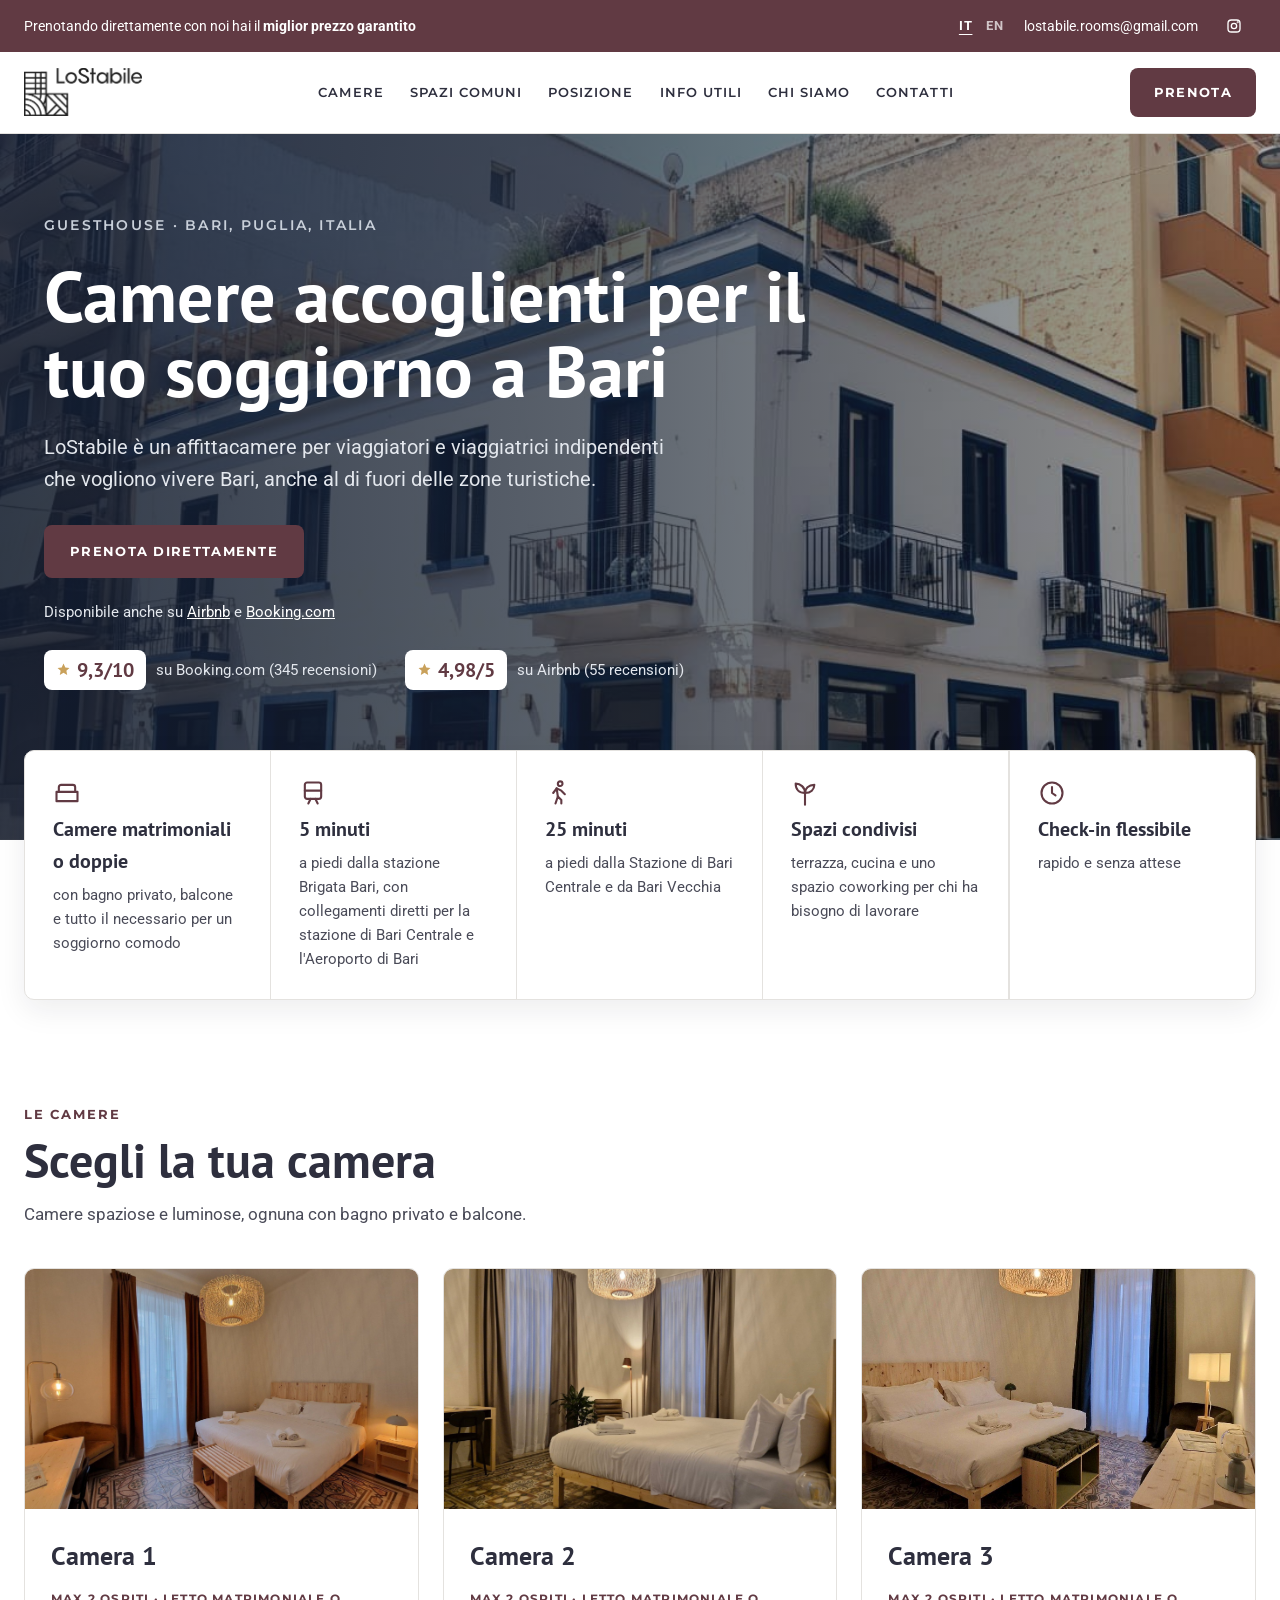
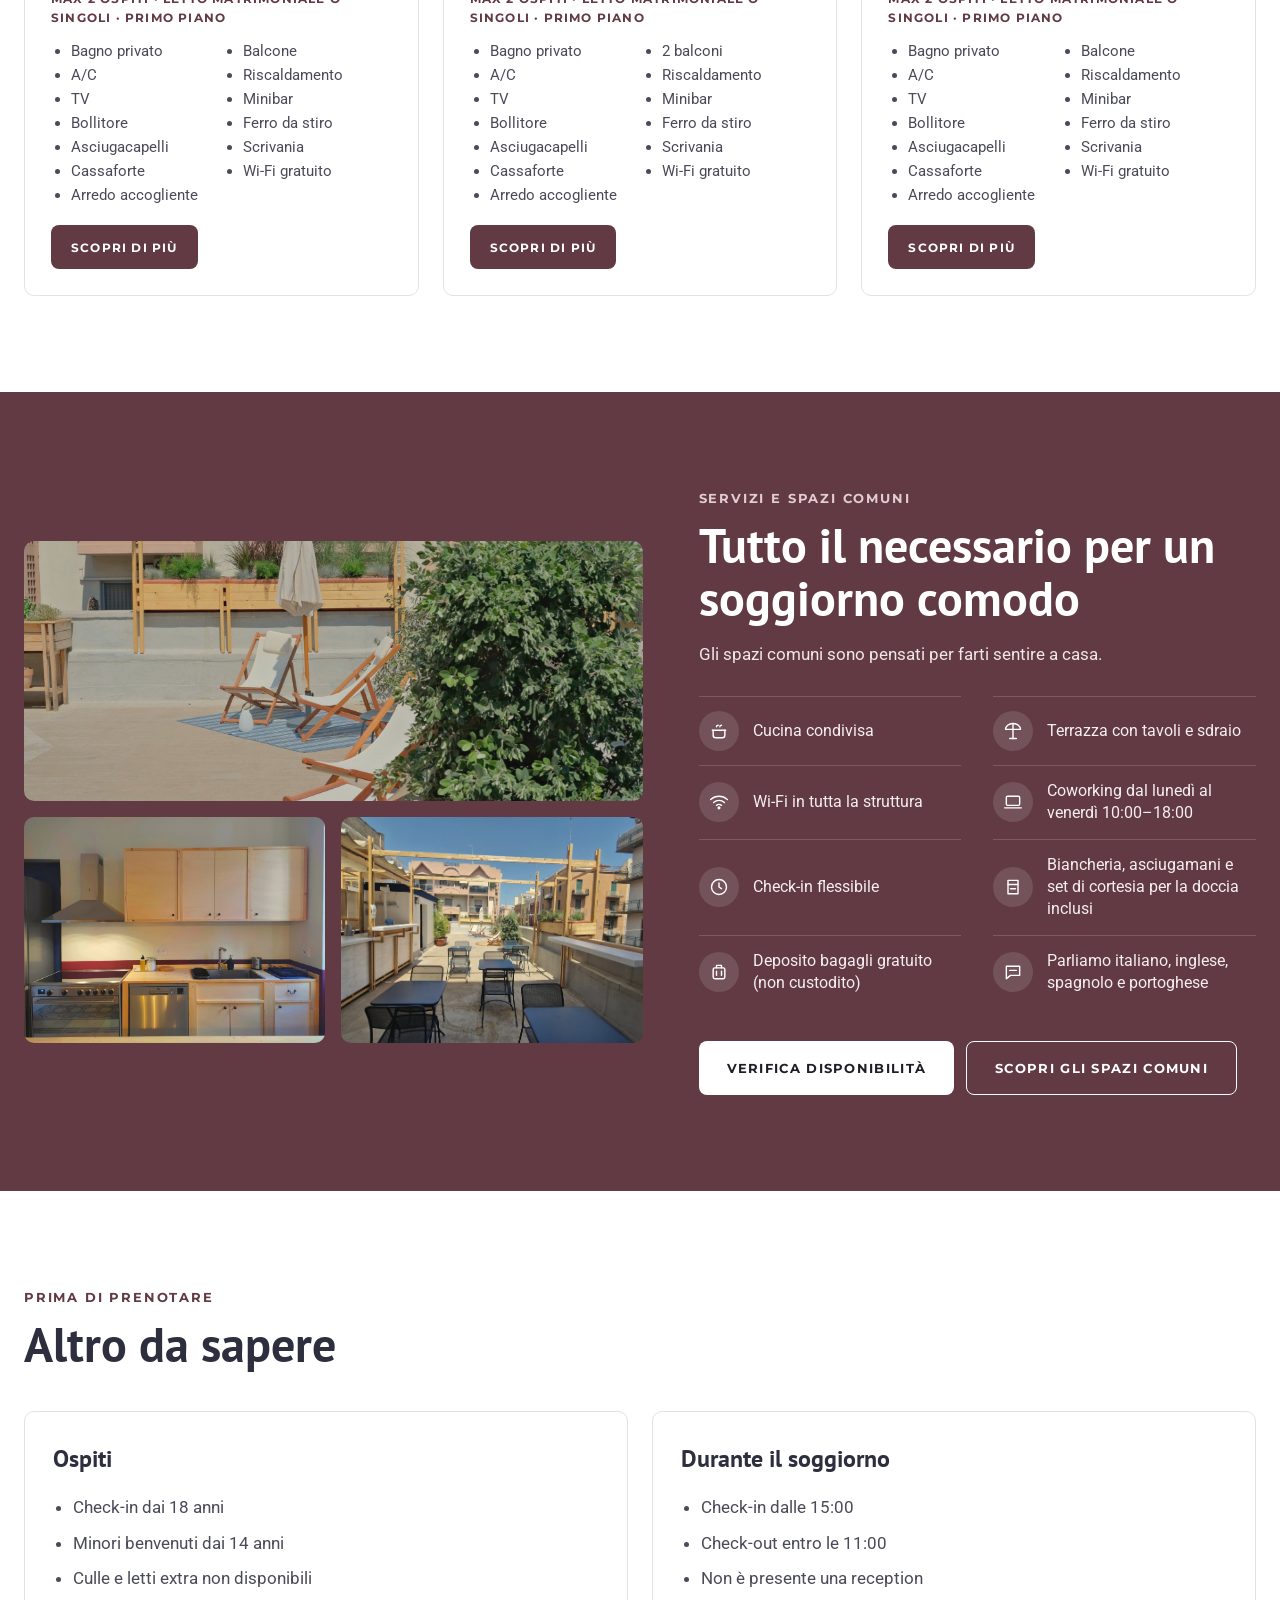
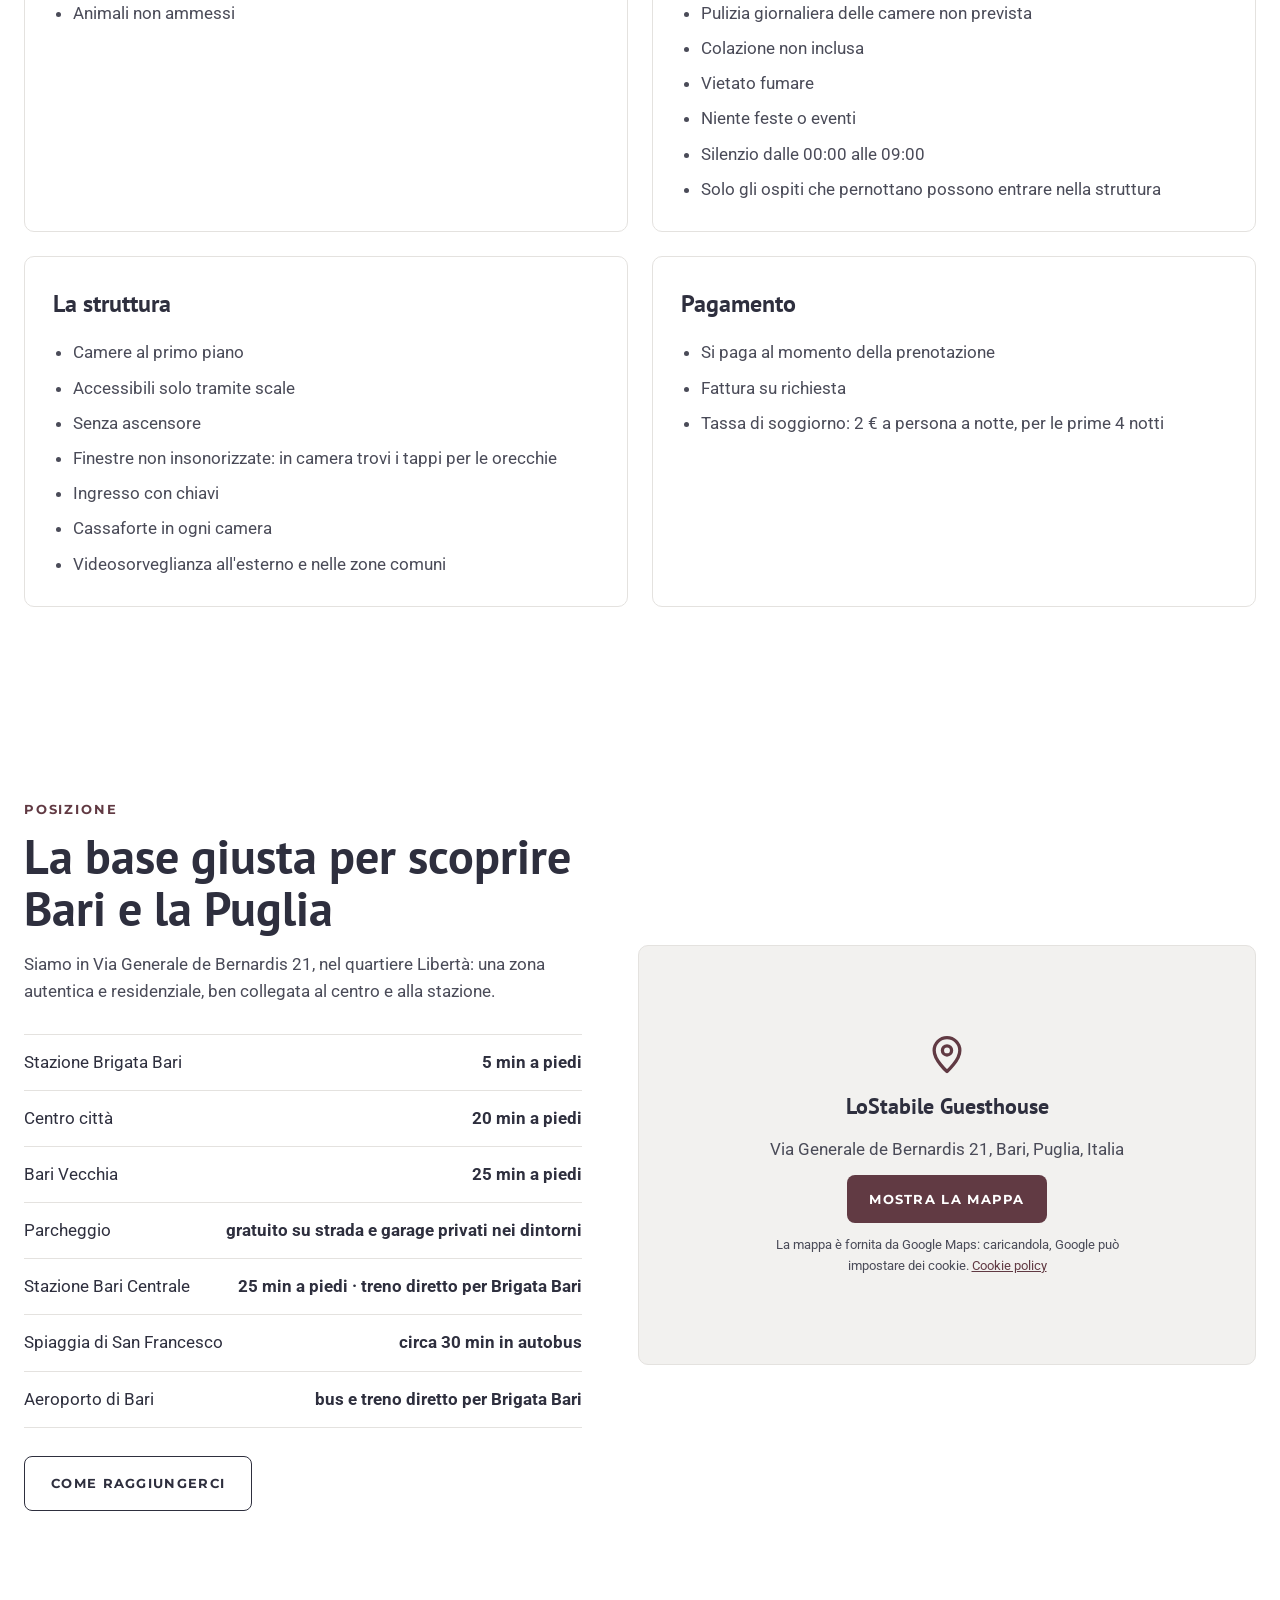
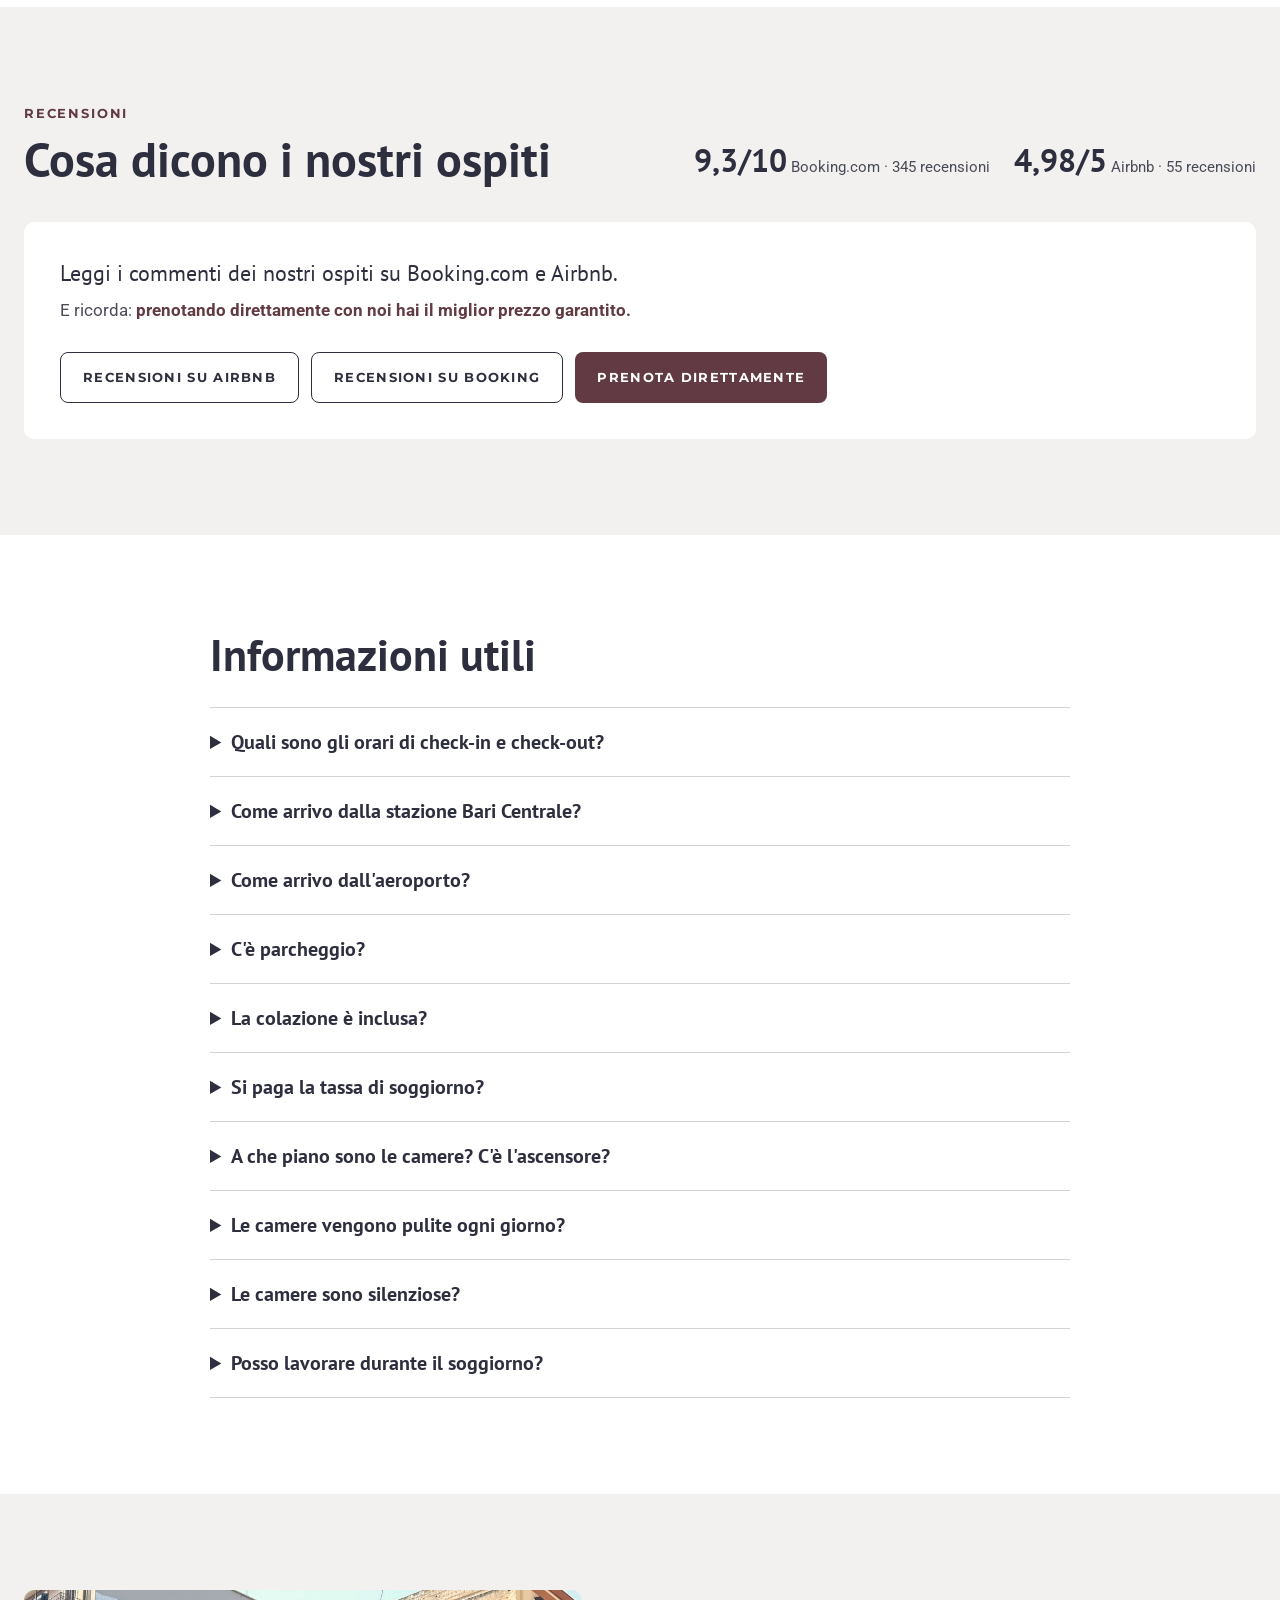
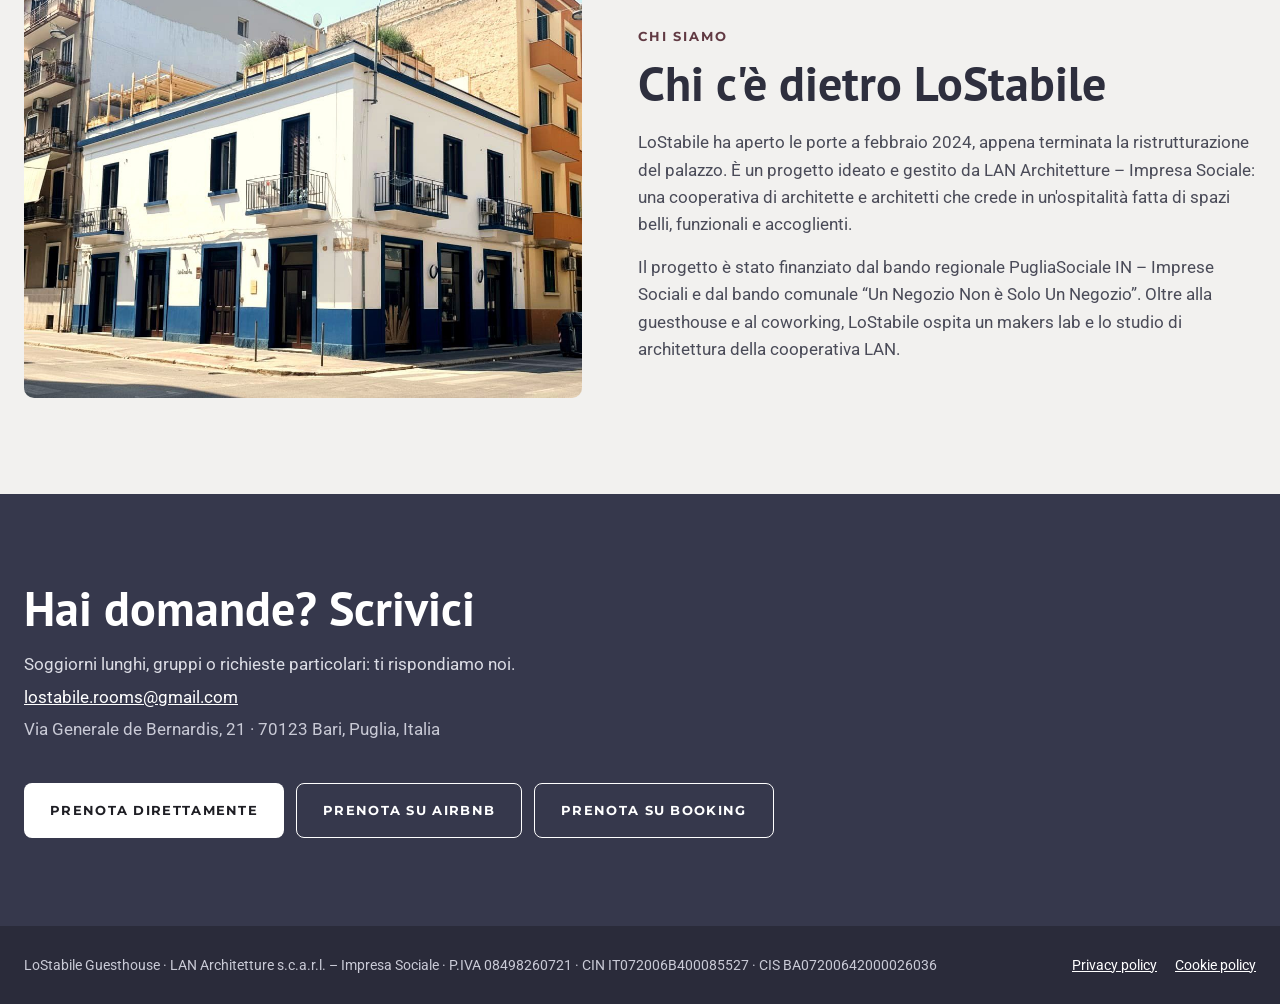
<file: index.html>
<!doctype html>
<html lang="it">
<head>
<meta charset="utf-8">
<meta name="viewport" content="width=device-width, initial-scale=1">
<title>LoStabile Guesthouse – Camere a Bari, Puglia</title>
<meta name="description" content="LoStabile Guesthouse a Bari, quartiere Libertà: 3 camere con bagno privato e balcone, cucina condivisa e terrazza. A 5 minuti dalla stazione Brigata Bari. Prenota direttamente al miglior prezzo.">
<meta property="og:title" content="LoStabile Guesthouse – Camere a Bari, Puglia">
<meta property="og:description" content="LoStabile Guesthouse a Bari, quartiere Libertà: 3 camere con bagno privato e balcone, cucina condivisa e terrazza. A 5 minuti dalla stazione Brigata Bari. Prenota direttamente al miglior prezzo.">
<meta property="og:image" content="https://guesthouse.lostabile.com/images/facciata.jpg">
<meta property="og:type" content="website">
<link rel="icon" type="image/png" href="images/favicon.png">
<link rel="stylesheet" href="fonts/fonts.css">
<style>
body{margin:0;background:#FFFFFF}
html{scroll-behavior:smooth}
a{color:#613A43}a:hover{color:#36384C}
summary{cursor:pointer}
.hero-bg{background-color:#233852;background-image:linear-gradient(90deg,rgba(20,30,50,0.88) 0%,rgba(20,30,50,0.7) 45%,rgba(20,30,50,0.35) 100%),url(images/facciata.jpg);background-size:cover;background-position:center 15%}
.lang{display:inline-flex;align-items:center;gap:2px}
.lang a{color:#FFFFFF;text-decoration:none;opacity:0.7;font-weight:700;font-size:13px;letter-spacing:0.06em;padding:6px 6px}
.lang a:hover{color:#FFFFFF;opacity:1}
.lang a[aria-current]{opacity:1;text-decoration:underline;text-underline-offset:4px}
.menu-toggle{position:absolute;opacity:0;width:1px;height:1px;pointer-events:none}
.menu-btn{display:none}
header{position:sticky;top:0;z-index:50}
[id]{scroll-margin-top:100px}
img[style*="object-fit"],button[style*="cursor: zoom-in"],article,.gallery > *,[style*="border: 1px solid #E4E2DF"],[style*="border-left: 4px solid #613A43"],[style*="background: #FFFFFF; padding: 36px"]{border-radius:10px}
button[style*="cursor: zoom-in"],article,.gallery > *{overflow:hidden}
article img{border-radius:0 !important}
@media (max-width: 760px){
a[style*="min-height: 4"]:not(.hdr-cta){width:100%;justify-content:center;text-align:center}
[id]{scroll-margin-top:80px}
.svc-list{grid-template-columns:1fr !important}
.hero-ratings{flex-direction:column;align-items:flex-start !important}
.hero-ratings > span > span:first-child{min-width:100px;justify-content:center;box-sizing:border-box}
.rules-grid{grid-template-columns:1fr !important}
div[style="display: flex; gap: 24px"]{flex-direction:column;gap:6px !important}
.topbar{justify-content:space-between !important;flex-wrap:nowrap !important;font-size:13px !important;line-height:1.35;padding:6px 12px 6px 16px !important;gap:8px !important}
.tb-hide{display:none !important}
.hdr{padding:10px 16px !important;gap:8px !important}
.hdr-logo img{height:34px !important}
.menu-btn{display:inline-flex;align-items:center;gap:6px;order:2;margin-left:auto;cursor:pointer;font-family:Montserrat,sans-serif;font-size:11px;font-weight:700;letter-spacing:0.05em;text-transform:uppercase;color:#2E2F3E;border:1.5px solid #2E2F3E;padding:0 10px;min-height:42px;box-sizing:border-box;border-radius:8px}
.hdr-cta{order:3;padding:0 12px !important;font-size:11px !important;letter-spacing:0.06em !important;min-height:42px !important}
.nav{order:4;display:none !important;width:100%;flex-direction:column;align-items:stretch !important;gap:0 !important;border-top:1px solid #E4E2DF;margin-top:4px}
.nav a{padding:14px 0;border-bottom:1px solid #F2F1EF;font-size:14px}
.menu-toggle:checked ~ .nav{display:flex !important}
.menu-toggle:focus-visible ~ .menu-btn{outline:2px solid #613A43;outline-offset:2px}
.dist-row{flex-direction:column !important;gap:2px !important}
}
img{max-width:100%}
@media (max-width: 640px){ a[href="spazi-comuni.html"] span{white-space:normal !important; font-size:16px !important} }
be-widget{display:block;width:100%}
be-widget:defined ~ .bw-fallback{display:none !important}
</style>
<link rel="alternate" hreflang="it" href="https://guesthouse.lostabile.com/">
<link rel="alternate" hreflang="en" href="https://guesthouse.lostabile.com/en/">
<link rel="alternate" hreflang="x-default" href="https://guesthouse.lostabile.com/">
</head>
<body>
<div style="font-family: Roboto, system-ui, sans-serif; color: #2E2F3E; background: #FFFFFF; font-size: 17px; line-height: 1.6">

<!-- TOP BAR -->
<div style="background: #613A43; color: #FFFFFF">
<div class="topbar" style="max-width: 1240px; margin: 0 auto; padding: 4px 24px; display: flex; flex-wrap: wrap; justify-content: space-between; align-items: center; gap: 8px; font-size: 14px">
<p style="margin: 0">Prenotando direttamente con noi hai il <strong>miglior prezzo garantito</strong></p>
<div class="topbar-contacts" style="display: flex; align-items: center; gap: 4px">
<span class="lang" role="navigation" aria-label="Lingua / Language"><a href="index.html" aria-current="page" hreflang="it" lang="it">IT</a><a href="en/index.html" hreflang="en" lang="en">EN</a></span>
<a class="tb-hide" href="mailto:lostabile.rooms@gmail.com" style="color: #FFFFFF; text-decoration: none; padding: 0 10px">lostabile.rooms@gmail.com</a>
<a target="_blank" rel="noopener" href="https://www.instagram.com/lostabile.guesthouse/" aria-label="Instagram di LoStabile Guesthouse" style="color: #FFFFFF; width: 44px; height: 44px; display: inline-flex; align-items: center; justify-content: center"><svg aria-hidden="true" width="16" height="16" viewBox="0 0 24 24" fill="none" stroke="currentColor" stroke-width="2" stroke-linecap="round" stroke-linejoin="round"><rect x="3" y="3" width="18" height="18" rx="5"></rect><circle cx="12" cy="12" r="4"></circle><circle cx="17.5" cy="6.5" r="0.5"></circle></svg></a>
</div>
</div>
</div>

<!-- HEADER -->
<header style="background: #FFFFFF; border-bottom: 1px solid #E4E2DF">
<div class="hdr" style="max-width: 1240px; margin: 0 auto; padding: 16px 24px; display: flex; flex-wrap: wrap; align-items: center; justify-content: space-between; gap: 18px">
<a class="hdr-logo" href="#top" aria-label="LoStabile Guesthouse, torna all'inizio" style="text-decoration: none; color: #1E1E24; display: inline-flex; flex-direction: column; gap: 2px">
<img src="images/logo-lostabile.png" alt="LoStabile" style="height: 48px; width: auto; display: block">
</a>
<input type="checkbox" id="menu-toggle" class="menu-toggle" aria-label="Apri il menu">
<nav class="nav" aria-label="Menu principale" style="display: flex; flex-wrap: wrap; align-items: center; gap: 4px 26px; font-family: Montserrat, sans-serif; font-size: 13px; font-weight: 600; letter-spacing: 0.08em; text-transform: uppercase">
<a href="#camere" style="color: #2E2F3E; text-decoration: none">Camere</a>
<a href="spazi-comuni.html" style="color: #2E2F3E; text-decoration: none">Spazi comuni</a>
<a href="#posizione" style="color: #2E2F3E; text-decoration: none">Posizione</a>
<a href="#regole" style="color: #2E2F3E; text-decoration: none">Info utili</a>
<a href="#chi-siamo" style="color: #2E2F3E; text-decoration: none">Chi siamo</a>
<a href="#contatti" style="color: #2E2F3E; text-decoration: none">Contatti</a>
</nav>
<label for="menu-toggle" class="menu-btn" aria-hidden="true"><svg width="18" height="18" viewBox="0 0 24 24" fill="none" stroke="currentColor" stroke-width="2" stroke-linecap="round"><path d="M4 7h16M4 12h16M4 17h16"></path></svg>Menu</label>
<a target="_blank" rel="noopener" class="hdr-cta" href="https://lostabile.bookpage.io/" style="background: #613A43; color: #FFFFFF; text-decoration: none; font-family: Montserrat, sans-serif; font-weight: 700; font-size: 13px; letter-spacing: 0.1em; text-transform: uppercase; padding: 14px 24px; min-height: 44px; box-sizing: border-box; display: inline-flex; align-items: center; border-radius: 8px">Prenota</a>
</div>
</header>

<!-- HERO -->
<section id="top" class="hero-bg" style="color: #FFFFFF">
<div style="max-width: 1240px; margin: 0 auto; min-height: 600px; padding: 80px 24px 150px; box-sizing: border-box; display: flex; flex-direction: column; justify-content: center; gap: 22px">
<p style="margin: 0; font-family: Montserrat, sans-serif; font-weight: 600; font-size: 14px; letter-spacing: 0.16em; text-transform: uppercase; color: #C9D0DA">Guesthouse · Bari, Puglia, Italia</p>
<h1 style="margin: 0; font-family: PT Sans, sans-serif; font-weight: 700; font-size: clamp(40px, 5.6vw, 72px); line-height: 1.05; max-width: 860px">Camere accoglienti per il tuo soggiorno a Bari</h1>
<p style="margin: 0; font-size: 20px; max-width: 640px; color: #E3E7ED">LoStabile è un affittacamere per viaggiatori e viaggiatrici indipendenti che vogliono vivere Bari, anche al di fuori delle zone turistiche.</p>
<div class="bw-hero" data-booking-widget style="margin-top: 8px; max-width: 900px">
<be-widget host="https://lostabile.bookpage.io" property-id="143905" booking-network-id="867" default-adults="2" default-children="0" primary-color="#613A43" secondary-color="#E3CDD2" background-color="#ffffff" border-color="#613A43" button-text-color="#ffffff"></be-widget>
<a target="_blank" rel="noopener" class="bw-fallback" href="https://lostabile.bookpage.io/" style="background: #613A43; color: #FFFFFF; text-decoration: none; font-family: Montserrat, sans-serif; font-weight: 700; font-size: 13px; letter-spacing: 0.1em; text-transform: uppercase; padding: 16px 26px; min-height: 48px; box-sizing: border-box; display: inline-flex; align-items: center; border-radius: 8px">Prenota direttamente</a>
</div>
<p style="margin: 0; font-size: 15px; color: #E3E7ED">Disponibile anche su <a target="_blank" rel="noopener" href="https://www.airbnb.it/pr/lostabile" style="color: #FFFFFF">Airbnb</a> e <a target="_blank" rel="noopener" href="https://www.booking.com/hotel/it/lostabile.it.html?keep_landing=1" style="color: #FFFFFF">Booking.com</a></p>
<div class="hero-ratings" style="display: flex; flex-wrap: wrap; align-items: center; gap: 10px 28px; margin-top: 4px">
<span style="display: inline-flex; align-items: center; gap: 10px">
<span style="background: #FFFFFF; color: #613A43; font-family: PT Sans, sans-serif; font-weight: 700; font-size: 20px; padding: 4px 12px; border-radius: 8px; display: inline-flex; align-items: center; gap: 6px"><svg aria-hidden="true" width="15" height="15" viewBox="0 0 24 24" fill="#C9A15B"><path d="M12 2.5l2.9 6.1 6.6.8-4.9 4.6 1.3 6.6L12 17.3l-5.9 3.3 1.3-6.6-4.9-4.6 6.6-.8z"></path></svg>9,3/10</span>
<span style="color: #E3E7ED; font-size: 15px">su Booking.com (345 recensioni)</span>
</span>
<span style="display: inline-flex; align-items: center; gap: 10px">
<span style="background: #FFFFFF; color: #613A43; font-family: PT Sans, sans-serif; font-weight: 700; font-size: 20px; padding: 4px 12px; border-radius: 8px; display: inline-flex; align-items: center; gap: 6px"><svg aria-hidden="true" width="15" height="15" viewBox="0 0 24 24" fill="#C9A15B"><path d="M12 2.5l2.9 6.1 6.6.8-4.9 4.6 1.3 6.6L12 17.3l-5.9 3.3 1.3-6.6-4.9-4.6 6.6-.8z"></path></svg>4,98/5</span>
<span style="color: #E3E7ED; font-size: 15px">su Airbnb (55 recensioni)</span>
</span>
</div>
</div>
</section>

<!-- PUNTI DI FORZA -->
<section style="max-width: 1240px; margin: -90px auto 0; padding: 0 24px; position: relative">
<div style="display: grid; grid-template-columns: repeat(auto-fit, minmax(220px, 1fr)); background: #FFFFFF; border: 1px solid #E4E2DF; box-shadow: 0 10px 30px rgba(30,30,36,0.08)">
<div style="padding: 28px; display: flex; flex-direction: column; gap: 6px; border-right: 1px solid #E4E2DF">
<svg aria-hidden="true" width="28" height="28" viewBox="0 0 24 24" fill="none" stroke="#613A43" stroke-width="1.8" stroke-linecap="round" stroke-linejoin="round"><path d="M3 11h18v8H3z"></path><path d="M5 11V7a2 2 0 0 1 2-2h10a2 2 0 0 1 2 2v4"></path></svg>
<strong style="font-family: PT Sans, sans-serif; font-size: 20px">Camere matrimoniali o doppie</strong>
<span style="font-size: 15px; color: #4A4B58">con bagno privato, balcone e tutto il necessario per un soggiorno comodo</span>
</div>
<div style="padding: 28px; display: flex; flex-direction: column; gap: 6px; border-right: 1px solid #E4E2DF">
<svg aria-hidden="true" width="28" height="28" viewBox="0 0 24 24" fill="none" stroke="#613A43" stroke-width="1.8" stroke-linecap="round" stroke-linejoin="round"><rect x="5" y="3" width="14" height="14" rx="2"></rect><path d="M5 10h14"></path><path d="M8 21l2-4M16 21l-2-4"></path></svg>
<strong style="font-family: PT Sans, sans-serif; font-size: 20px">5 minuti</strong>
<span style="font-size: 15px; color: #4A4B58">a piedi dalla stazione Brigata Bari, con collegamenti diretti per la stazione di Bari Centrale e l'Aeroporto di Bari</span>
</div>
<div style="padding: 28px; display: flex; flex-direction: column; gap: 6px; border-right: 1px solid #E4E2DF">
<svg aria-hidden="true" width="28" height="28" viewBox="0 0 24 24" fill="none" stroke="#613A43" stroke-width="1.8" stroke-linecap="round" stroke-linejoin="round"><circle cx="13" cy="4" r="2"></circle><path d="M9 21l2-6 3 3v3"></path><path d="M7 12l3-4 4 2 3 3"></path><path d="M11 15l-1-7"></path></svg>
<strong style="font-family: PT Sans, sans-serif; font-size: 20px">25 minuti</strong>
<span style="font-size: 15px; color: #4A4B58">a piedi dalla Stazione di Bari Centrale e da Bari Vecchia</span>
</div>
<div style="padding: 28px; display: flex; flex-direction: column; gap: 6px; border-right: 1px solid #E4E2DF">
<svg aria-hidden="true" width="28" height="28" viewBox="0 0 24 24" fill="none" stroke="#613A43" stroke-width="1.8" stroke-linecap="round" stroke-linejoin="round"><path d="M12 22V12"></path><path d="M12 12C12 7 8 4 4 4c0 5 3 8 8 8z"></path><path d="M12 12c0-4 3-7 8-7 0 4-3 7-8 7z"></path></svg>
<strong style="font-family: PT Sans, sans-serif; font-size: 20px">Spazi condivisi</strong>
<span style="font-size: 15px; color: #4A4B58">terrazza, cucina e uno spazio coworking per chi ha bisogno di lavorare</span>
</div>
<div style="padding: 28px; display: flex; flex-direction: column; gap: 6px; border-left: 1px solid #E4E2DF">
<svg aria-hidden="true" width="28" height="28" viewBox="0 0 24 24" fill="none" stroke="#613A43" stroke-width="1.8" stroke-linecap="round" stroke-linejoin="round"><circle cx="12" cy="12" r="9"></circle><path d="M12 7v5l3 2"></path></svg>
<strong style="font-family: PT Sans, sans-serif; font-size: 20px">Check-in flessibile</strong>
<span style="font-size: 15px; color: #4A4B58">rapido e senza attese</span>
</div>
</div>
</section>

<!-- CAMERE -->
<section id="camere" style="max-width: 1240px; margin: 0 auto; padding: 104px 24px 96px">
<p style="margin: 0 0 10px; font-family: Montserrat, sans-serif; font-size: 13px; font-weight: 700; letter-spacing: 0.14em; text-transform: uppercase; color: #613A43">Le camere</p>
<h2 style="margin: 0 0 14px; font-family: PT Sans, sans-serif; font-weight: 700; font-size: clamp(32px, 4vw, 48px); line-height: 1.1">Scegli la tua camera</h2>
<p style="margin: 0 0 40px; color: #4A4B58; max-width: 660px">Camere spaziose e luminose, ognuna con bagno privato e balcone.</p>
<div style="display: grid; grid-template-columns: repeat(auto-fit, minmax(300px, 1fr)); gap: 24px">

<article style="border: 1px solid #E4E2DF; display: flex; flex-direction: column">
<a href="camera-1.html" style="display: block"><img src="images/camera1-1.jpg" alt="Camera 1: letto matrimoniale in legno, finestra con tende e pavimento in cementine" style="height: 240px; width: 100%; object-fit: cover; display: block"></a>
<div style="padding: 26px; display: flex; flex-direction: column; gap: 12px; flex-grow: 1">
<h3 style="margin: 0; font-family: PT Sans, sans-serif; font-size: 26px; font-weight: 700">Camera 1</h3>
<p style="margin: 0; font-family: Montserrat, sans-serif; font-size: 12px; font-weight: 700; letter-spacing: 0.1em; text-transform: uppercase; color: #613A43">Max 2 ospiti · Letto matrimoniale o singoli · Primo piano</p>
<ul style="margin: 0; padding-left: 20px; color: #4A4B58; font-size: 15px; flex-grow: 1; display: grid; grid-template-columns: repeat(2, minmax(0, 1fr)); column-gap: 24px">
<li>Bagno privato</li>
<li>Balcone</li>
<li>A/C</li>
<li>Riscaldamento</li>
<li>TV</li>
<li>Minibar</li>
<li>Bollitore</li>
<li>Ferro da stiro</li>
<li>Asciugacapelli</li>
<li>Scrivania</li>
<li>Cassaforte</li>
<li>Wi-Fi gratuito</li>
<li>Arredo accogliente</li>
</ul>
<div style="display: flex; flex-wrap: wrap; justify-content: space-between; align-items: center; gap: 12px; margin-top: 6px">
<a href="camera-1.html" style="background: #613A43; color: #FFFFFF; text-decoration: none; font-family: Montserrat, sans-serif; font-weight: 700; font-size: 12px; letter-spacing: 0.1em; text-transform: uppercase; padding: 12px 20px; min-height: 44px; box-sizing: border-box; display: inline-flex; align-items: center; border-radius: 8px">Scopri di più</a>
</div>
</div>
</article>

<article style="border: 1px solid #E4E2DF; display: flex; flex-direction: column">
<a href="camera-2.html" style="display: block"><img src="images/camera2-1.jpg" alt="Camera 2: letto matrimoniale, due finestre e pavimento in cementine" style="height: 240px; width: 100%; object-fit: cover; display: block"></a>
<div style="padding: 26px; display: flex; flex-direction: column; gap: 12px; flex-grow: 1">
<h3 style="margin: 0; font-family: PT Sans, sans-serif; font-size: 26px; font-weight: 700">Camera 2</h3>
<p style="margin: 0; font-family: Montserrat, sans-serif; font-size: 12px; font-weight: 700; letter-spacing: 0.1em; text-transform: uppercase; color: #613A43">Max 2 ospiti · Letto matrimoniale o singoli · Primo piano</p>
<ul style="margin: 0; padding-left: 20px; color: #4A4B58; font-size: 15px; flex-grow: 1; display: grid; grid-template-columns: repeat(2, minmax(0, 1fr)); column-gap: 24px">
<li>Bagno privato</li>
<li>2 balconi</li>
<li>A/C</li>
<li>Riscaldamento</li>
<li>TV</li>
<li>Minibar</li>
<li>Bollitore</li>
<li>Ferro da stiro</li>
<li>Asciugacapelli</li>
<li>Scrivania</li>
<li>Cassaforte</li>
<li>Wi-Fi gratuito</li>
<li>Arredo accogliente</li>
</ul>
<div style="display: flex; flex-wrap: wrap; justify-content: space-between; align-items: center; gap: 12px; margin-top: 6px">
<a href="camera-2.html" style="background: #613A43; color: #FFFFFF; text-decoration: none; font-family: Montserrat, sans-serif; font-weight: 700; font-size: 12px; letter-spacing: 0.1em; text-transform: uppercase; padding: 12px 20px; min-height: 44px; box-sizing: border-box; display: inline-flex; align-items: center; border-radius: 8px">Scopri di più</a>
</div>
</div>
</article>

<article style="border: 1px solid #E4E2DF; display: flex; flex-direction: column">
<a href="camera-3.html" style="display: block"><img src="images/camera3-anteprima.jpg" alt="Camera 3: letto matrimoniale, portafinestra e scrivania in legno" style="height: 240px; width: 100%; object-fit: cover; display: block"></a>
<div style="padding: 26px; display: flex; flex-direction: column; gap: 12px; flex-grow: 1">
<h3 style="margin: 0; font-family: PT Sans, sans-serif; font-size: 26px; font-weight: 700">Camera 3</h3>
<p style="margin: 0; font-family: Montserrat, sans-serif; font-size: 12px; font-weight: 700; letter-spacing: 0.1em; text-transform: uppercase; color: #613A43">Max 2 ospiti · Letto matrimoniale o singoli · Primo piano</p>
<ul style="margin: 0; padding-left: 20px; color: #4A4B58; font-size: 15px; flex-grow: 1; display: grid; grid-template-columns: repeat(2, minmax(0, 1fr)); column-gap: 24px">
<li>Bagno privato</li>
<li>Balcone</li>
<li>A/C</li>
<li>Riscaldamento</li>
<li>TV</li>
<li>Minibar</li>
<li>Bollitore</li>
<li>Ferro da stiro</li>
<li>Asciugacapelli</li>
<li>Scrivania</li>
<li>Cassaforte</li>
<li>Wi-Fi gratuito</li>
<li>Arredo accogliente</li>
</ul>
<div style="display: flex; flex-wrap: wrap; justify-content: space-between; align-items: center; gap: 12px; margin-top: 6px">
<a href="camera-3.html" style="background: #613A43; color: #FFFFFF; text-decoration: none; font-family: Montserrat, sans-serif; font-weight: 700; font-size: 12px; letter-spacing: 0.1em; text-transform: uppercase; padding: 12px 20px; min-height: 44px; box-sizing: border-box; display: inline-flex; align-items: center; border-radius: 8px">Scopri di più</a>
</div>
</div>
</article>

</div>
</section>

<!-- SERVIZI E SPAZI COMUNI -->
<section id="servizi" style="background: #613A43; color: #FFFFFF">
<div style="max-width: 1240px; margin: 0 auto; padding: 96px 24px; display: flex; flex-wrap: wrap; gap: 56px; align-items: center">
<div style="flex: 1.35 1 460px; min-width: 0; display: grid; grid-template-columns: repeat(2, minmax(0, 1fr)); gap: 16px">
<img src="images/terrazza-1.jpg" alt="Zona relax della terrazza con sdraio e ombrellone" style="grid-column: span 2; height: 260px; width: 100%; object-fit: cover; display: block">
<img src="images/cucina.jpg" alt="La cucina condivisa attrezzata, con mobili in legno" style="aspect-ratio: 4 / 3; height: auto; width: 100%; object-fit: cover; display: block">
<img src="images/terrazza-2.jpg" alt="La terrazza con tavoli, pergolato in legno e piante" style="aspect-ratio: 4 / 3; height: auto; width: 100%; object-fit: cover; display: block">
</div>
<div style="flex: 1 1 440px; min-width: 0">
<p style="margin: 0 0 10px; font-family: Montserrat, sans-serif; font-size: 13px; font-weight: 700; letter-spacing: 0.14em; text-transform: uppercase; color: #E3CDD2">Servizi e spazi comuni</p>
<h2 style="margin: 0 0 16px; font-family: PT Sans, sans-serif; font-weight: 700; font-size: clamp(32px, 4vw, 48px); line-height: 1.1">Tutto il necessario per un soggiorno comodo</h2>
<p style="margin: 0 0 28px; color: #F1E6E8">Gli spazi comuni sono pensati per farti sentire a casa.</p>
<ul class="svc-list" style="list-style: none; margin: 0 0 32px; padding: 0; display: grid; grid-template-columns: repeat(2, minmax(0, 1fr)); column-gap: 32px; color: #F6EEF0; font-size: 16px; line-height: 1.4">
<li style="display: flex; align-items: center; gap: 14px; padding: 14px 0; border-top: 1px solid rgba(255,255,255,0.16)"><span aria-hidden="true" style="flex: 0 0 40px; width: 40px; height: 40px; border-radius: 50%; background: rgba(255,255,255,0.12); display: inline-flex; align-items: center; justify-content: center"><svg width="20" height="20" viewBox="0 0 24 24" fill="none" stroke="#FFFFFF" stroke-width="1.7" stroke-linecap="round" stroke-linejoin="round"><path d="M4 11h16"></path><path d="M5 11v6a3 3 0 0 0 3 3h8a3 3 0 0 0 3-3v-6"></path><path d="M9 7c0-1 .8-2 2-2M13 7c0-1 .8-2 2-2"></path></svg></span><span>Cucina condivisa</span></li>
<li style="display: flex; align-items: center; gap: 14px; padding: 14px 0; border-top: 1px solid rgba(255,255,255,0.16)"><span aria-hidden="true" style="flex: 0 0 40px; width: 40px; height: 40px; border-radius: 50%; background: rgba(255,255,255,0.12); display: inline-flex; align-items: center; justify-content: center"><svg width="20" height="20" viewBox="0 0 24 24" fill="none" stroke="#FFFFFF" stroke-width="1.7" stroke-linecap="round" stroke-linejoin="round"><path d="M12 3v18"></path><path d="M3 10a9 7 0 0 1 18 0z"></path><path d="M8 21h8"></path></svg></span><span>Terrazza con tavoli e sdraio</span></li>
<li style="display: flex; align-items: center; gap: 14px; padding: 14px 0; border-top: 1px solid rgba(255,255,255,0.16)"><span aria-hidden="true" style="flex: 0 0 40px; width: 40px; height: 40px; border-radius: 50%; background: rgba(255,255,255,0.12); display: inline-flex; align-items: center; justify-content: center"><svg width="20" height="20" viewBox="0 0 24 24" fill="none" stroke="#FFFFFF" stroke-width="1.7" stroke-linecap="round" stroke-linejoin="round"><path d="M2 9a15 15 0 0 1 20 0"></path><path d="M5.5 12.5a10 10 0 0 1 13 0"></path><path d="M9 16a5 5 0 0 1 6 0"></path><circle cx="12" cy="19" r="1"></circle></svg></span><span>Wi-Fi in tutta la struttura</span></li>
<li style="display: flex; align-items: center; gap: 14px; padding: 14px 0; border-top: 1px solid rgba(255,255,255,0.16)"><span aria-hidden="true" style="flex: 0 0 40px; width: 40px; height: 40px; border-radius: 50%; background: rgba(255,255,255,0.12); display: inline-flex; align-items: center; justify-content: center"><svg width="20" height="20" viewBox="0 0 24 24" fill="none" stroke="#FFFFFF" stroke-width="1.7" stroke-linecap="round" stroke-linejoin="round"><rect x="4" y="5" width="16" height="11" rx="1.5"></rect><path d="M2 19h20"></path></svg></span><span>Coworking dal lunedì al venerdì 10:00–18:00</span></li>
<li style="display: flex; align-items: center; gap: 14px; padding: 14px 0; border-top: 1px solid rgba(255,255,255,0.16)"><span aria-hidden="true" style="flex: 0 0 40px; width: 40px; height: 40px; border-radius: 50%; background: rgba(255,255,255,0.12); display: inline-flex; align-items: center; justify-content: center"><svg width="20" height="20" viewBox="0 0 24 24" fill="none" stroke="#FFFFFF" stroke-width="1.7" stroke-linecap="round" stroke-linejoin="round"><circle cx="12" cy="12" r="9"></circle><path d="M12 7v5l3 2"></path></svg></span><span>Check-in flessibile</span></li>
<li style="display: flex; align-items: center; gap: 14px; padding: 14px 0; border-top: 1px solid rgba(255,255,255,0.16)"><span aria-hidden="true" style="flex: 0 0 40px; width: 40px; height: 40px; border-radius: 50%; background: rgba(255,255,255,0.12); display: inline-flex; align-items: center; justify-content: center"><svg width="20" height="20" viewBox="0 0 24 24" fill="none" stroke="#FFFFFF" stroke-width="1.7" stroke-linecap="round" stroke-linejoin="round"><path d="M6 4h12v16H6z"></path><path d="M6 9h12"></path><path d="M9 14h6"></path></svg></span><span>Biancheria, asciugamani e set di cortesia per la doccia inclusi</span></li>
<li style="display: flex; align-items: center; gap: 14px; padding: 14px 0; border-top: 1px solid rgba(255,255,255,0.16)"><span aria-hidden="true" style="flex: 0 0 40px; width: 40px; height: 40px; border-radius: 50%; background: rgba(255,255,255,0.12); display: inline-flex; align-items: center; justify-content: center"><svg width="20" height="20" viewBox="0 0 24 24" fill="none" stroke="#FFFFFF" stroke-width="1.7" stroke-linecap="round" stroke-linejoin="round"><rect x="5" y="7" width="14" height="13" rx="2"></rect><path d="M9 7V4h6v3"></path><path d="M9 11v5M15 11v5"></path></svg></span><span>Deposito bagagli gratuito (non custodito)</span></li>
<li style="display: flex; align-items: center; gap: 14px; padding: 14px 0; border-top: 1px solid rgba(255,255,255,0.16)"><span aria-hidden="true" style="flex: 0 0 40px; width: 40px; height: 40px; border-radius: 50%; background: rgba(255,255,255,0.12); display: inline-flex; align-items: center; justify-content: center"><svg width="20" height="20" viewBox="0 0 24 24" fill="none" stroke="#FFFFFF" stroke-width="1.7" stroke-linecap="round" stroke-linejoin="round"><path d="M4 5h16v11H9l-5 4z"></path><path d="M8 10h8"></path></svg></span><span>Parliamo italiano, inglese, spagnolo e portoghese</span></li>
</ul>
<div style="display: flex; flex-wrap: wrap; gap: 12px">
<a target="_blank" rel="noopener" href="https://lostabile.bookpage.io/" style="background: #FFFFFF; color: #1E1E24; text-decoration: none; font-family: Montserrat, sans-serif; font-weight: 700; font-size: 13px; letter-spacing: 0.1em; text-transform: uppercase; padding: 16px 28px; min-height: 48px; box-sizing: border-box; display: inline-flex; align-items: center; border-radius: 8px">Verifica disponibilità</a>
<a href="spazi-comuni.html" style="color: #FFFFFF; text-decoration: none; font-family: Montserrat, sans-serif; font-weight: 700; font-size: 13px; letter-spacing: 0.1em; text-transform: uppercase; padding: 16px 28px; border: 1.5px solid #FFFFFF; min-height: 48px; box-sizing: border-box; display: inline-flex; align-items: center; border-radius: 8px">Scopri gli spazi comuni</a>
</div>
</div>
</div>
</section>

<!-- REGOLE DELLA CASA -->
<section id="regole" style="max-width: 1240px; margin: 0 auto; padding: 96px 24px">
<p style="margin: 0 0 10px; font-family: Montserrat, sans-serif; font-size: 13px; font-weight: 700; letter-spacing: 0.14em; text-transform: uppercase; color: #613A43">Prima di prenotare</p>
<h2 style="margin: 0 0 40px; font-family: PT Sans, sans-serif; font-weight: 700; font-size: clamp(32px, 4vw, 48px); line-height: 1.1">Altro da sapere</h2>
<div class="rules-grid" style="display: grid; grid-template-columns: repeat(2, minmax(0, 1fr)); gap: 24px">
<div style="border: 1px solid #E4E2DF; padding: 28px">
<h3 style="margin: 0 0 16px; font-family: PT Sans, sans-serif; font-size: 24px; font-weight: 700">Ospiti</h3>
<ul style="margin: 0; padding-left: 20px; color: #4A4B58; display: flex; flex-direction: column; gap: 8px">
<li>Check-in dai 18 anni</li>
<li>Minori benvenuti dai 14 anni</li>
<li>Culle e letti extra non disponibili</li>
<li>Animali non ammessi</li>
</ul>
</div>
<div style="border: 1px solid #E4E2DF; padding: 28px">
<h3 style="margin: 0 0 16px; font-family: PT Sans, sans-serif; font-size: 24px; font-weight: 700">Durante il soggiorno</h3>
<ul style="margin: 0; padding-left: 20px; color: #4A4B58; display: flex; flex-direction: column; gap: 8px">
<li>Check-in dalle 15:00</li>
<li>Check-out entro le 11:00</li>
<li>Non è presente una reception</li>
<li>Pulizia giornaliera delle camere non prevista</li>
<li>Colazione non inclusa</li>
<li>Vietato fumare</li>
<li>Niente feste o eventi</li>
<li>Silenzio dalle 00:00 alle 09:00</li>
<li>Solo gli ospiti che pernottano possono entrare nella struttura</li>
</ul>
</div>
<div style="border: 1px solid #E4E2DF; padding: 28px">
<h3 style="margin: 0 0 16px; font-family: PT Sans, sans-serif; font-size: 24px; font-weight: 700">La struttura</h3>
<ul style="margin: 0; padding-left: 20px; color: #4A4B58; display: flex; flex-direction: column; gap: 8px">
<li>Camere al primo piano</li>
<li>Accessibili solo tramite scale</li>
<li>Senza ascensore</li>
<li>Finestre non insonorizzate: in camera trovi i tappi per le orecchie</li>
<li>Ingresso con chiavi</li>
<li>Cassaforte in ogni camera</li>
<li>Videosorveglianza all'esterno e nelle zone comuni</li>
</ul>
</div>
<div style="border: 1px solid #E4E2DF; padding: 28px">
<h3 style="margin: 0 0 16px; font-family: PT Sans, sans-serif; font-size: 24px; font-weight: 700">Pagamento</h3>
<ul style="margin: 0; padding-left: 20px; color: #4A4B58; display: flex; flex-direction: column; gap: 8px">
<li>Si paga al momento della prenotazione</li>
<li>Fattura su richiesta</li>
<li>Tassa di soggiorno: 2 € a persona a notte, per le prime 4 notti</li>
</ul>
</div>
</div>
</section>

<!-- POSIZIONE -->
<section id="posizione" style="max-width: 1240px; margin: 0 auto; padding: 96px 24px; display: flex; flex-wrap: wrap; gap: 56px; align-items: center">
<div style="flex: 1 1 420px; min-width: 0">
<p style="margin: 0 0 10px; font-family: Montserrat, sans-serif; font-size: 13px; font-weight: 700; letter-spacing: 0.14em; text-transform: uppercase; color: #613A43">Posizione</p>
<h2 style="margin: 0 0 16px; font-family: PT Sans, sans-serif; font-weight: 700; font-size: clamp(32px, 4vw, 48px); line-height: 1.1">La base giusta per scoprire Bari e la Puglia</h2>
<p style="margin: 0 0 28px; color: #4A4B58">Siamo in Via Generale de Bernardis 21, nel quartiere Libertà: una zona autentica e residenziale, ben collegata al centro e alla stazione.</p>
<div style="display: flex; flex-direction: column">
<div class="dist-row" style="display: flex; justify-content: space-between; gap: 16px; padding: 14px 0; border-top: 1px solid #E4E2DF"><span>Stazione Brigata Bari</span><strong>5 min a piedi</strong></div>
<div class="dist-row" style="display: flex; justify-content: space-between; gap: 16px; padding: 14px 0; border-top: 1px solid #E4E2DF"><span>Centro città</span><strong>20 min a piedi</strong></div>
<div class="dist-row" style="display: flex; justify-content: space-between; gap: 16px; padding: 14px 0; border-top: 1px solid #E4E2DF"><span>Bari Vecchia</span><strong>25 min a piedi</strong></div>
<div class="dist-row" style="display: flex; justify-content: space-between; gap: 16px; padding: 14px 0; border-top: 1px solid #E4E2DF"><span>Parcheggio</span><strong>gratuito su strada e garage privati nei dintorni</strong></div>
<div class="dist-row" style="display: flex; justify-content: space-between; gap: 16px; padding: 14px 0; border-top: 1px solid #E4E2DF"><span>Stazione Bari Centrale</span><strong>25 min a piedi · treno diretto per Brigata Bari</strong></div>
<div class="dist-row" style="display: flex; justify-content: space-between; gap: 16px; padding: 14px 0; border-top: 1px solid #E4E2DF"><span>Spiaggia di San Francesco</span><strong>circa 30 min in autobus</strong></div>
<div class="dist-row" style="display: flex; justify-content: space-between; gap: 16px; padding: 14px 0; border-top: 1px solid #E4E2DF; border-bottom: 1px solid #E4E2DF"><span>Aeroporto di Bari</span><strong>bus e treno diretto per Brigata Bari</strong></div>
</div>
<a target="_blank" rel="noopener" href="https://www.google.com/maps/dir//Via+Generale+de+Bernardis,+21+70123+Bari+BA/@41.1209327,16.8528963,16z" style="margin-top: 28px; color: #2E2F3E; text-decoration: none; font-family: Montserrat, sans-serif; font-weight: 700; font-size: 13px; letter-spacing: 0.1em; text-transform: uppercase; padding: 16px 26px; border: 1.5px solid #2E2F3E; min-height: 48px; box-sizing: border-box; display: inline-flex; align-items: center; border-radius: 8px">Come raggiungerci</a>
</div>
<div id="mappa" style="flex: 1 1 480px; min-width: 0; height: 420px; background: #F2F1EF; border: 1px solid #E4E2DF; display: flex; flex-direction: column; align-items: center; justify-content: center; gap: 12px; text-align: center; padding: 24px; box-sizing: border-box"><svg aria-hidden="true" width="44" height="44" viewBox="0 0 24 24" fill="none" stroke="#613A43" stroke-width="1.8" stroke-linecap="round" stroke-linejoin="round"><path d="M12 21s-7-6.2-7-11.5A7 7 0 0 1 19 9.5C19 14.8 12 21 12 21z"></path><circle cx="12" cy="9.5" r="2.5"></circle></svg><strong style="font-family: PT Sans, sans-serif; font-size: 22px">LoStabile Guesthouse</strong><span style="color: #4A4B58">Via Generale de Bernardis 21, Bari, Puglia, Italia</span><button type="button" id="mappa-btn" style="background: #613A43; color: #FFFFFF; border: 0; cursor: pointer; font-family: Montserrat, sans-serif; font-weight: 700; font-size: 13px; letter-spacing: 0.1em; text-transform: uppercase; padding: 14px 22px; min-height: 48px; border-radius: 8px">Mostra la mappa</button><span style="color: #4A4B58; font-size: 13px; max-width: 360px">La mappa è fornita da Google Maps: caricandola, Google può impostare dei cookie. <a href="privacy.html#cookie">Cookie policy</a></span></div><script>document.getElementById("mappa-btn").addEventListener("click",function(){var d=document.getElementById("mappa");d.outerHTML="<iframe title=\"Mappa: LoStabile Guesthouse, Via Generale de Bernardis 21, Bari\" src=\"https://www.google.com/maps/embed?pb=!1m18!1m12!1m3!1d961.6343704442035!2d16.853043352483237!3d41.12139530666163!2m3!1f0!2f0!3f0!3m2!1i1024!2i768!4f13.1!3m3!1m2!1s0x1347e9173b9a2e97%3A0x296f0e4a77eb39b4!2sLoStabile%20Guesthouse%20%26%20Coworking!5e1!3m2!1sit!2sit!4v1795695713454!5m2!1sit!2sit\" style=\"flex: 1 1 480px; min-width: 0; width: 100%; height: 420px; border: 0; display: block\" allowfullscreen=\"\" loading=\"lazy\" referrerpolicy=\"strict-origin-when-cross-origin\"></iframe>";});</script>
</section>

<!-- RECENSIONI -->
<section id="recensioni" style="background: #F2F1EF">
<div style="max-width: 1240px; margin: 0 auto; padding: 96px 24px">
<div style="display: flex; flex-wrap: wrap; justify-content: space-between; align-items: flex-end; gap: 20px; margin-bottom: 36px">
<div>
<p style="margin: 0 0 10px; font-family: Montserrat, sans-serif; font-size: 13px; font-weight: 700; letter-spacing: 0.14em; text-transform: uppercase; color: #613A43">Recensioni</p>
<h2 style="margin: 0; font-family: PT Sans, sans-serif; font-weight: 700; font-size: clamp(32px, 4vw, 48px); line-height: 1.1">Cosa dicono i nostri ospiti</h2>
</div>
<div style="display: flex; gap: 24px">
<p style="margin: 0"><strong style="font-family: PT Sans, sans-serif; font-size: 32px">9,3/10</strong> <span style="font-size: 15px; color: #4A4B58">Booking.com · 345 recensioni</span></p>
<p style="margin: 0"><strong style="font-family: PT Sans, sans-serif; font-size: 32px">4,98/5</strong> <span style="font-size: 15px; color: #4A4B58">Airbnb · 55 recensioni</span></p>
</div>
</div>
<div style="background: #FFFFFF; padding: 36px; display: flex; flex-wrap: wrap; justify-content: space-between; align-items: center; gap: 28px">
<div style="flex: 1 1 460px; min-width: 0">
<p style="margin: 0 0 8px; font-family: PT Sans, sans-serif; font-size: 22px; line-height: 1.4">Leggi i commenti dei nostri ospiti su Booking.com e Airbnb.</p>
<p style="margin: 0; color: #4A4B58">E ricorda: <strong style="color: #613A43">prenotando direttamente con noi hai il miglior prezzo garantito.</strong></p>
</div>
<div style="display: flex; flex-wrap: wrap; gap: 12px">
<a target="_blank" rel="noopener" href="https://www.airbnb.it/pr/lostabile" style="color: #2E2F3E; text-decoration: none; font-family: Montserrat, sans-serif; font-weight: 700; font-size: 13px; letter-spacing: 0.1em; text-transform: uppercase; padding: 14px 22px; border: 1.5px solid #2E2F3E; min-height: 48px; box-sizing: border-box; display: inline-flex; align-items: center; border-radius: 8px">Recensioni su Airbnb</a>
<a target="_blank" rel="noopener" href="https://www.booking.com/hotel/it/lostabile.it.html?keep_landing=1#blockdisplay4" style="color: #2E2F3E; text-decoration: none; font-family: Montserrat, sans-serif; font-weight: 700; font-size: 13px; letter-spacing: 0.1em; text-transform: uppercase; padding: 14px 22px; border: 1.5px solid #2E2F3E; min-height: 48px; box-sizing: border-box; display: inline-flex; align-items: center; border-radius: 8px">Recensioni su Booking</a>
<a target="_blank" rel="noopener" href="https://lostabile.bookpage.io/" style="background: #613A43; color: #FFFFFF; text-decoration: none; font-family: Montserrat, sans-serif; font-weight: 700; font-size: 13px; letter-spacing: 0.1em; text-transform: uppercase; padding: 14px 22px; min-height: 48px; box-sizing: border-box; display: inline-flex; align-items: center; border-radius: 8px">Prenota direttamente</a>
</div>
</div>
</div>
</section>

<!-- INFO UTILI / FAQ -->
<section id="faq" style="max-width: 860px; margin: 0 auto; padding: 96px 24px">
<h2 style="margin: 0 0 28px; font-family: PT Sans, sans-serif; font-weight: 700; font-size: clamp(30px, 3.6vw, 44px); line-height: 1.1">Informazioni utili</h2>
<details style="border-top: 1px solid #D6D3CE; padding: 18px 0">
<summary style="font-family: PT Sans, sans-serif; font-size: 20px; font-weight: 700">Quali sono gli orari di check-in e check-out?</summary>
<p style="margin: 10px 0 0; color: #4A4B58">Check-in dalle 15:00, check-out entro le 11:00. Il check-in è flessibile: scrivici l'orario di arrivo e ci organizziamo.</p>
</details>
<details style="border-top: 1px solid #D6D3CE; padding: 18px 0">
<summary style="font-family: PT Sans, sans-serif; font-size: 20px; font-weight: 700">Come arrivo dalla stazione Bari Centrale?</summary>
<p style="margin: 10px 0 0; color: #4A4B58">A piedi, con una camminata comoda di circa 25 minuti. In alternativa ci sono treni diretti da Bari Centrale alla stazione Brigata Bari, che impiegano circa 5 minuti: la guesthouse è a 5 minuti a piedi dalla fermata. Controlla gli orari sul sito di <a target="_blank" rel="noopener" href="https://www.ferrotramviaria.it/">Ferrotramviaria</a>.</p>
</details>
<details style="border-top: 1px solid #D6D3CE; padding: 18px 0">
<summary style="font-family: PT Sans, sans-serif; font-size: 20px; font-weight: 700">Come arrivo dall'aeroporto?</summary>
<p style="margin: 10px 0 0; color: #4A4B58">Con il bus 16, oppure con il treno diretto dall'aeroporto alla stazione Brigata Bari, a 5 minuti a piedi dalla guesthouse. Controlla gli orari dei treni diretti sul sito di <a target="_blank" rel="noopener" href="https://www.ferrotramviaria.it/">Ferrotramviaria</a>.</p>
</details>
<details style="border-top: 1px solid #D6D3CE; padding: 18px 0">
<summary style="font-family: PT Sans, sans-serif; font-size: 20px; font-weight: 700">C'è parcheggio?</summary>
<p style="margin: 10px 0 0; color: #4A4B58">Non abbiamo un parcheggio privato, ma nei dintorni c'è parcheggio gratuito su strada e ci sono alcuni garage privati a pagamento.</p>
</details>
<details style="border-top: 1px solid #D6D3CE; padding: 18px 0">
<summary style="font-family: PT Sans, sans-serif; font-size: 20px; font-weight: 700">La colazione è inclusa?</summary>
<p style="margin: 10px 0 0; color: #4A4B58">No, non offriamo la colazione. La cucina condivisa è sempre a disposizione degli ospiti per prepararla in autonomia.</p>
</details>
<details style="border-top: 1px solid #D6D3CE; padding: 18px 0">
<summary style="font-family: PT Sans, sans-serif; font-size: 20px; font-weight: 700">Si paga la tassa di soggiorno?</summary>
<p style="margin: 10px 0 0; color: #4A4B58">Sì, la tassa di soggiorno del Comune di Bari è di 2 € a persona a notte, per le prime 4 notti.</p>
</details>
<details style="border-top: 1px solid #D6D3CE; padding: 18px 0">
<summary style="font-family: PT Sans, sans-serif; font-size: 20px; font-weight: 700">A che piano sono le camere? C'è l'ascensore?</summary>
<p style="margin: 10px 0 0; color: #4A4B58">Le camere sono al primo piano e l'edificio non ha ascensore: si sale con una rampa di scale.</p>
</details>
<details style="border-top: 1px solid #D6D3CE; padding: 18px 0">
<summary style="font-family: PT Sans, sans-serif; font-size: 20px; font-weight: 700">Le camere vengono pulite ogni giorno?</summary>
<p style="margin: 10px 0 0; color: #4A4B58">No, la pulizia giornaliera non è prevista. La camera viene preparata e pulita prima del tuo arrivo.</p>
</details>
<details style="border-top: 1px solid #D6D3CE; padding: 18px 0">
<summary style="font-family: PT Sans, sans-serif; font-size: 20px; font-weight: 700">Le camere sono silenziose?</summary>
<p style="margin: 10px 0 0; color: #4A4B58">Le finestre non sono insonorizzate, quindi si possono sentire i rumori della strada. Per chi ha il sonno leggero, in camera trovi dei tappi per le orecchie offerti da noi.</p>
</details>
<details style="border-top: 1px solid #D6D3CE; border-bottom: 1px solid #D6D3CE; padding: 18px 0">
<summary style="font-family: PT Sans, sans-serif; font-size: 20px; font-weight: 700">Posso lavorare durante il soggiorno?</summary>
<p style="margin: 10px 0 0; color: #4A4B58">Sì: gli ospiti possono usare gratuitamente il coworking dell'edificio, dal lunedì al venerdì dalle 10:00 alle 18:00. Inoltre ogni camera ha una scrivania e una sedia per lavorare comodamente.</p>
</details>
</section>

<!-- CHI SIAMO -->
<section id="chi-siamo" style="background: #F2F1EF">
<div style="max-width: 1240px; margin: 0 auto; padding: 96px 24px; display: flex; flex-wrap: wrap; gap: 56px; align-items: center">
<img src="images/facciata.jpg" alt="Il palazzo di LoStabile in Via Generale de Bernardis, a Bari" style="flex: 1 1 420px; min-width: 0; width: 100%; height: auto; aspect-ratio: 1087 / 795; object-fit: cover; display: block">
<div style="flex: 1 1 480px; min-width: 0">
<p style="margin: 0 0 10px; font-family: Montserrat, sans-serif; font-size: 13px; font-weight: 700; letter-spacing: 0.14em; text-transform: uppercase; color: #613A43">Chi siamo</p>
<h2 style="margin: 0 0 20px; font-family: PT Sans, sans-serif; font-weight: 700; font-size: clamp(32px, 4vw, 48px); line-height: 1.1">Chi c'è dietro LoStabile</h2>
<p style="margin: 0 0 16px; color: #4A4B58">LoStabile ha aperto le porte a febbraio 2024, appena terminata la ristrutturazione del palazzo. È un progetto ideato e gestito da LAN Architetture – Impresa Sociale: una cooperativa di architette e architetti che crede in un'ospitalità fatta di spazi belli, funzionali e accoglienti.</p>
<p style="margin: 0; color: #4A4B58">Il progetto è stato finanziato dal bando regionale PugliaSociale IN – Imprese Sociali e dal bando comunale “Un Negozio Non è Solo Un Negozio”. Oltre alla guesthouse e al coworking, LoStabile ospita un makers lab e lo studio di architettura della cooperativa LAN.</p>
</div>
</div>
</section>

<!-- CONTATTI -->
<section id="contatti" style="background: #36384C; color: #FFFFFF">
<div style="max-width: 1240px; margin: 0 auto; padding: 88px 24px; display: flex; flex-wrap: wrap; justify-content: space-between; align-items: center; gap: 40px">
<div style="flex: 1 1 520px; min-width: 0">
<h2 style="margin: 0 0 16px; font-family: PT Sans, sans-serif; font-weight: 700; font-size: clamp(32px, 4vw, 48px); line-height: 1.1">Hai domande? Scrivici</h2>
<p style="margin: 0 0 6px; color: #DCDDE5">Soggiorni lunghi, gruppi o richieste particolari: ti rispondiamo noi.</p>
<p style="margin: 0 0 4px"><a href="mailto:lostabile.rooms@gmail.com" style="color: #FFFFFF">lostabile.rooms@gmail.com</a></p>
<p style="margin: 0; color: #C9CAD6">Via Generale de Bernardis, 21 · 70123 Bari, Puglia, Italia</p>
</div>
<div style="display: flex; flex-wrap: wrap; gap: 12px">
<a target="_blank" rel="noopener" href="https://lostabile.bookpage.io/" style="background: #FFFFFF; color: #1E1E24; text-decoration: none; font-family: Montserrat, sans-serif; font-weight: 700; font-size: 13px; letter-spacing: 0.1em; text-transform: uppercase; padding: 16px 26px; min-height: 48px; box-sizing: border-box; display: inline-flex; align-items: center; border-radius: 8px">Prenota direttamente</a>
<a target="_blank" rel="noopener" href="https://www.airbnb.it/pr/lostabile" style="color: #FFFFFF; text-decoration: none; font-family: Montserrat, sans-serif; font-weight: 700; font-size: 13px; letter-spacing: 0.1em; text-transform: uppercase; padding: 16px 26px; border: 1.5px solid #FFFFFF; min-height: 48px; box-sizing: border-box; display: inline-flex; align-items: center; border-radius: 8px">Prenota su Airbnb</a>
<a target="_blank" rel="noopener" href="https://www.booking.com/hotel/it/lostabile.it.html?keep_landing=1" style="color: #FFFFFF; text-decoration: none; font-family: Montserrat, sans-serif; font-weight: 700; font-size: 13px; letter-spacing: 0.1em; text-transform: uppercase; padding: 16px 26px; border: 1.5px solid #FFFFFF; min-height: 48px; box-sizing: border-box; display: inline-flex; align-items: center; border-radius: 8px">Prenota su Booking</a>
</div>
</div>
</section>

<!-- FOOTER -->
<footer style="background: #2A2B3A; color: #C9CAD6">
<div style="max-width: 1240px; margin: 0 auto; padding: 28px 24px; display: flex; flex-wrap: wrap; justify-content: space-between; gap: 16px; font-size: 14px">
<p style="margin: 0">LoStabile Guesthouse · LAN Architetture s.c.a.r.l. – Impresa Sociale · P.IVA 08498260721 · CIN IT072006B400085527 · CIS BA07200642000026036</p>
<p style="margin: 0; display: flex; gap: 18px"><a href="privacy.html" style="color: #FFFFFF">Privacy policy</a><a href="privacy.html#cookie" style="color: #FFFFFF">Cookie policy</a></p>
</div>
</footer>

</div>
<script src="https://cdn.ciaobooking.com/widget/js/app.js"></script>
<button type="button" id="to-top" aria-label="Torna su" style="position: fixed; right: 18px; bottom: 18px; z-index: 60; width: 48px; height: 48px; border-radius: 50%; border: 0; background: #613A43; color: #FFFFFF; box-shadow: 0 6px 18px rgba(30,30,36,0.25); cursor: pointer; display: flex; align-items: center; justify-content: center; opacity: 0; visibility: hidden; transition: opacity .2s, visibility .2s"><svg aria-hidden="true" width="20" height="20" viewBox="0 0 24 24" fill="none" stroke="currentColor" stroke-width="2.2" stroke-linecap="round" stroke-linejoin="round"><path d="M12 19V5"></path><path d="M5 12l7-7 7 7"></path></svg></button>
<script>(function(){var b=document.getElementById("to-top");function u(){var on=window.scrollY>500;b.style.opacity=on?"1":"0";b.style.visibility=on?"visible":"hidden";}window.addEventListener("scroll",u,{passive:true});u();b.addEventListener("click",function(){window.scrollTo({top:0,behavior:"smooth"});});})();</script>
<script>document.querySelectorAll(".nav a").forEach(function(a){a.addEventListener("click",function(){document.getElementById("menu-toggle").checked=false;});});</script>
</body>
</html>
</file>
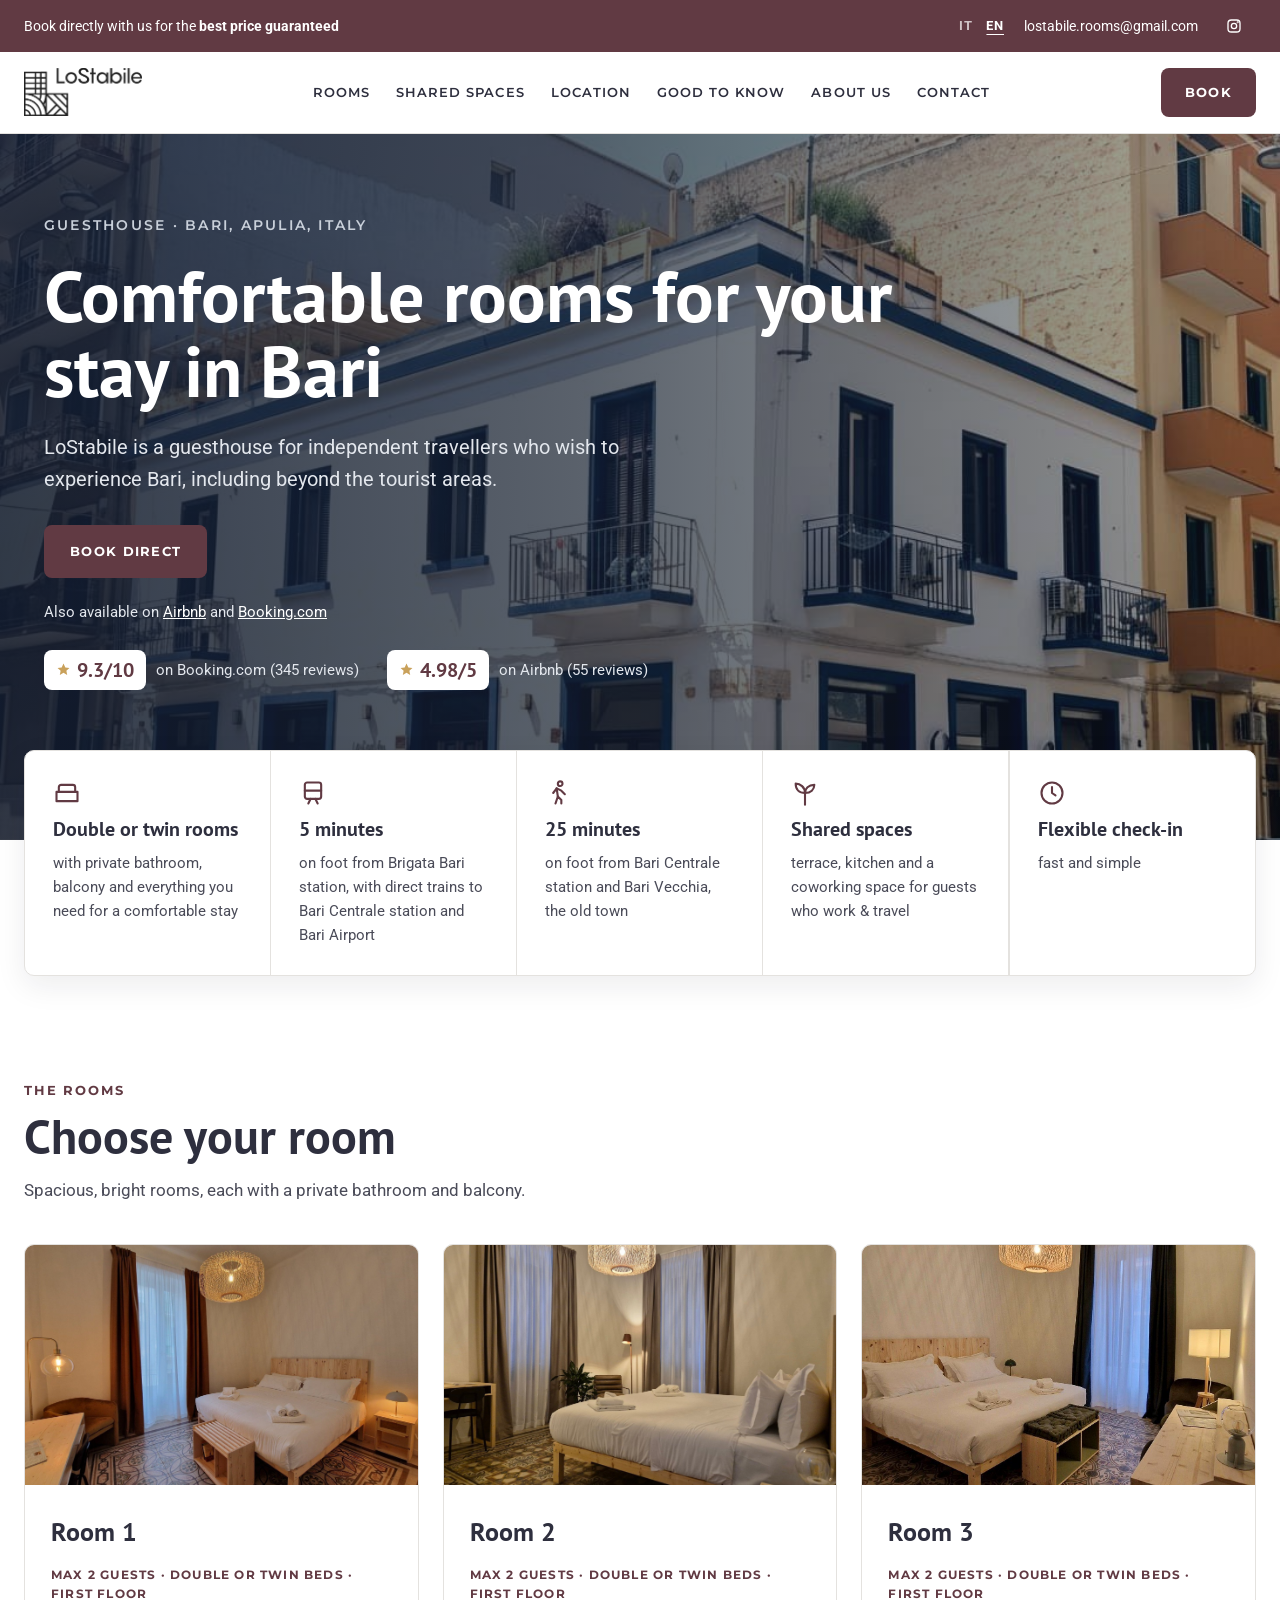
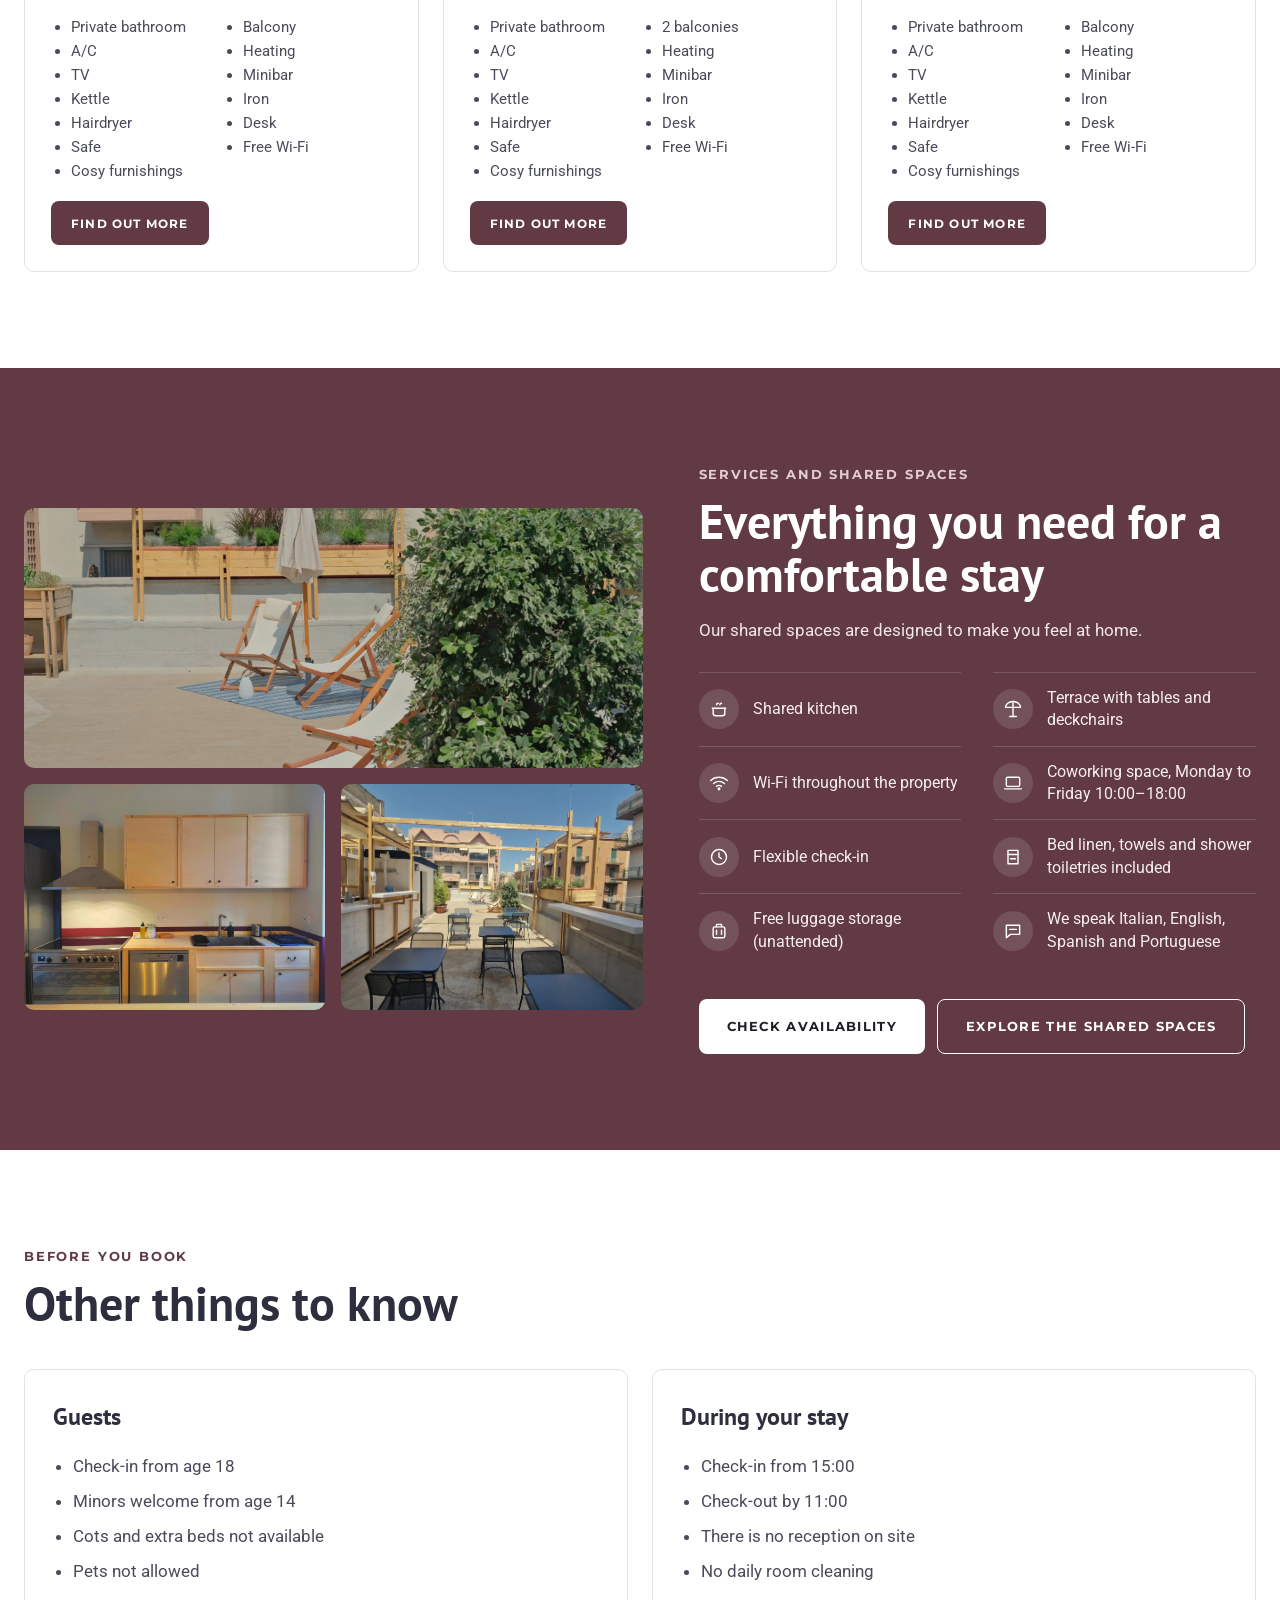
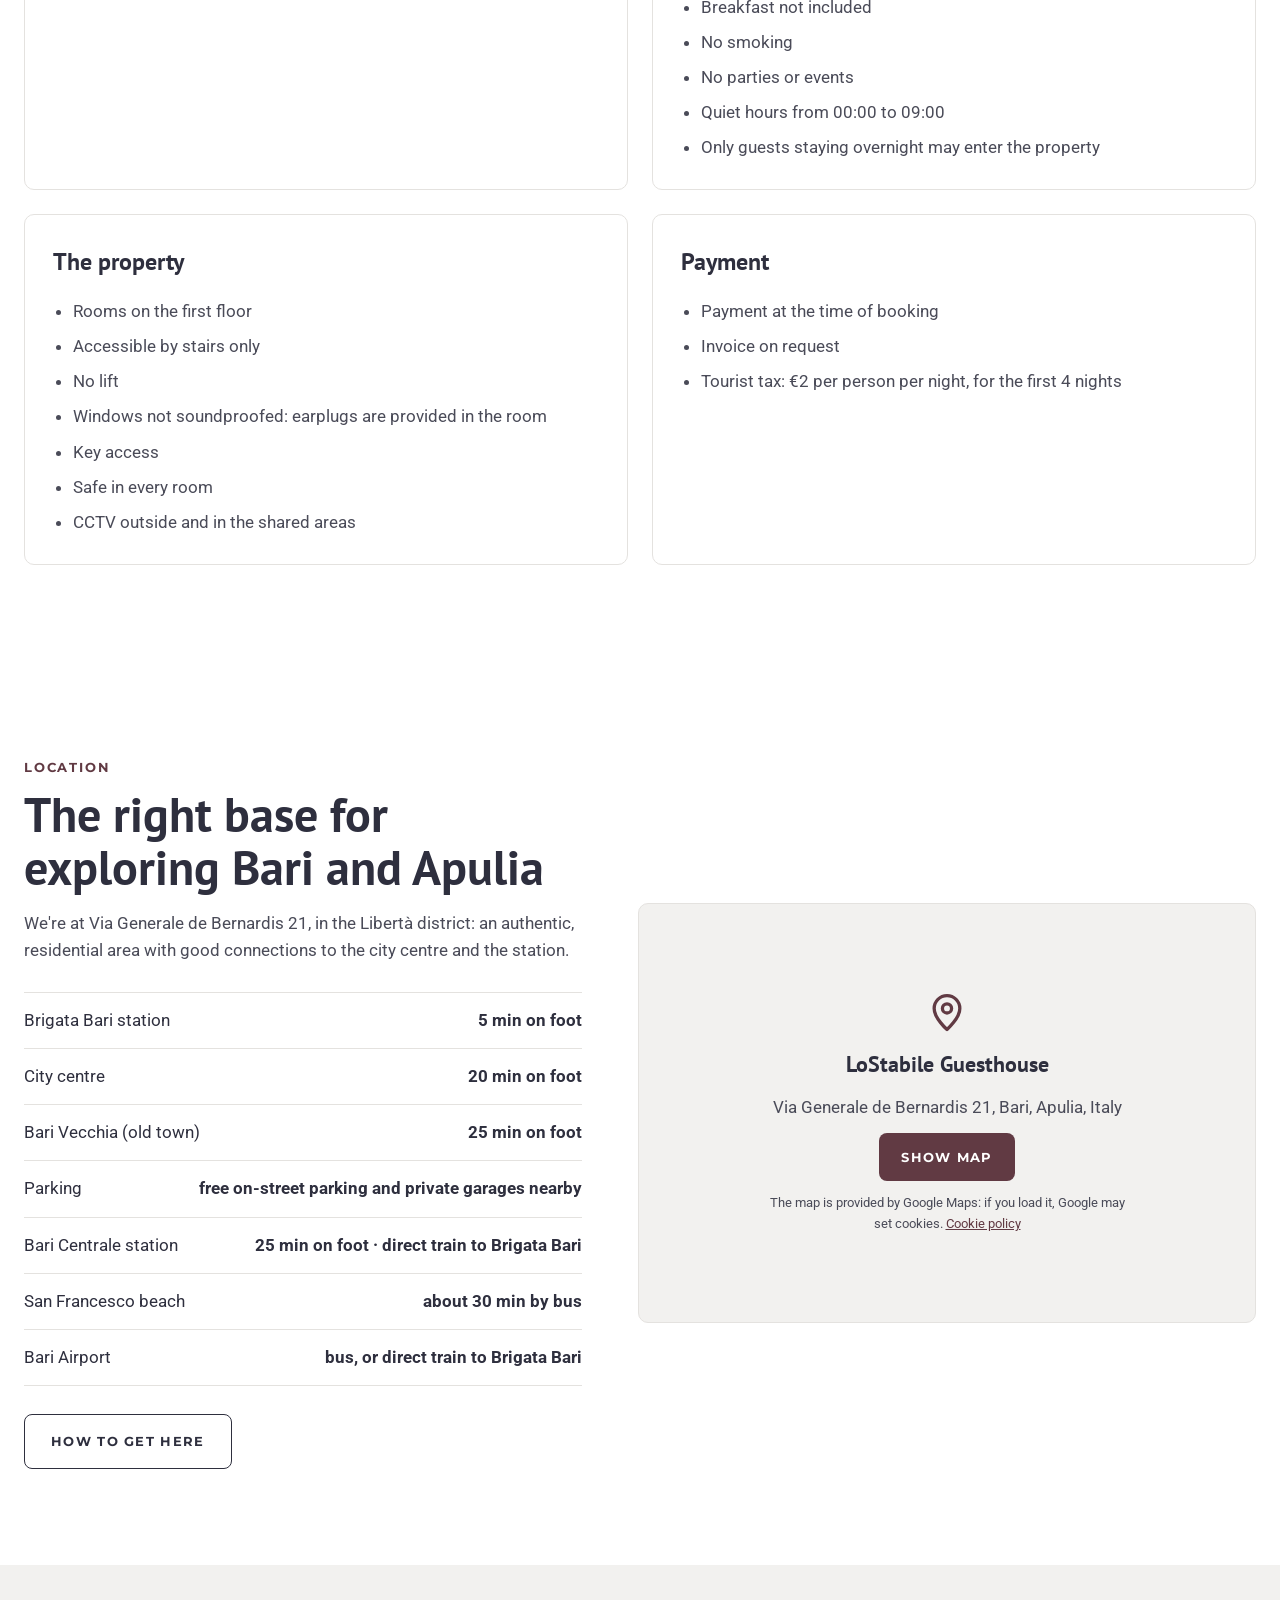
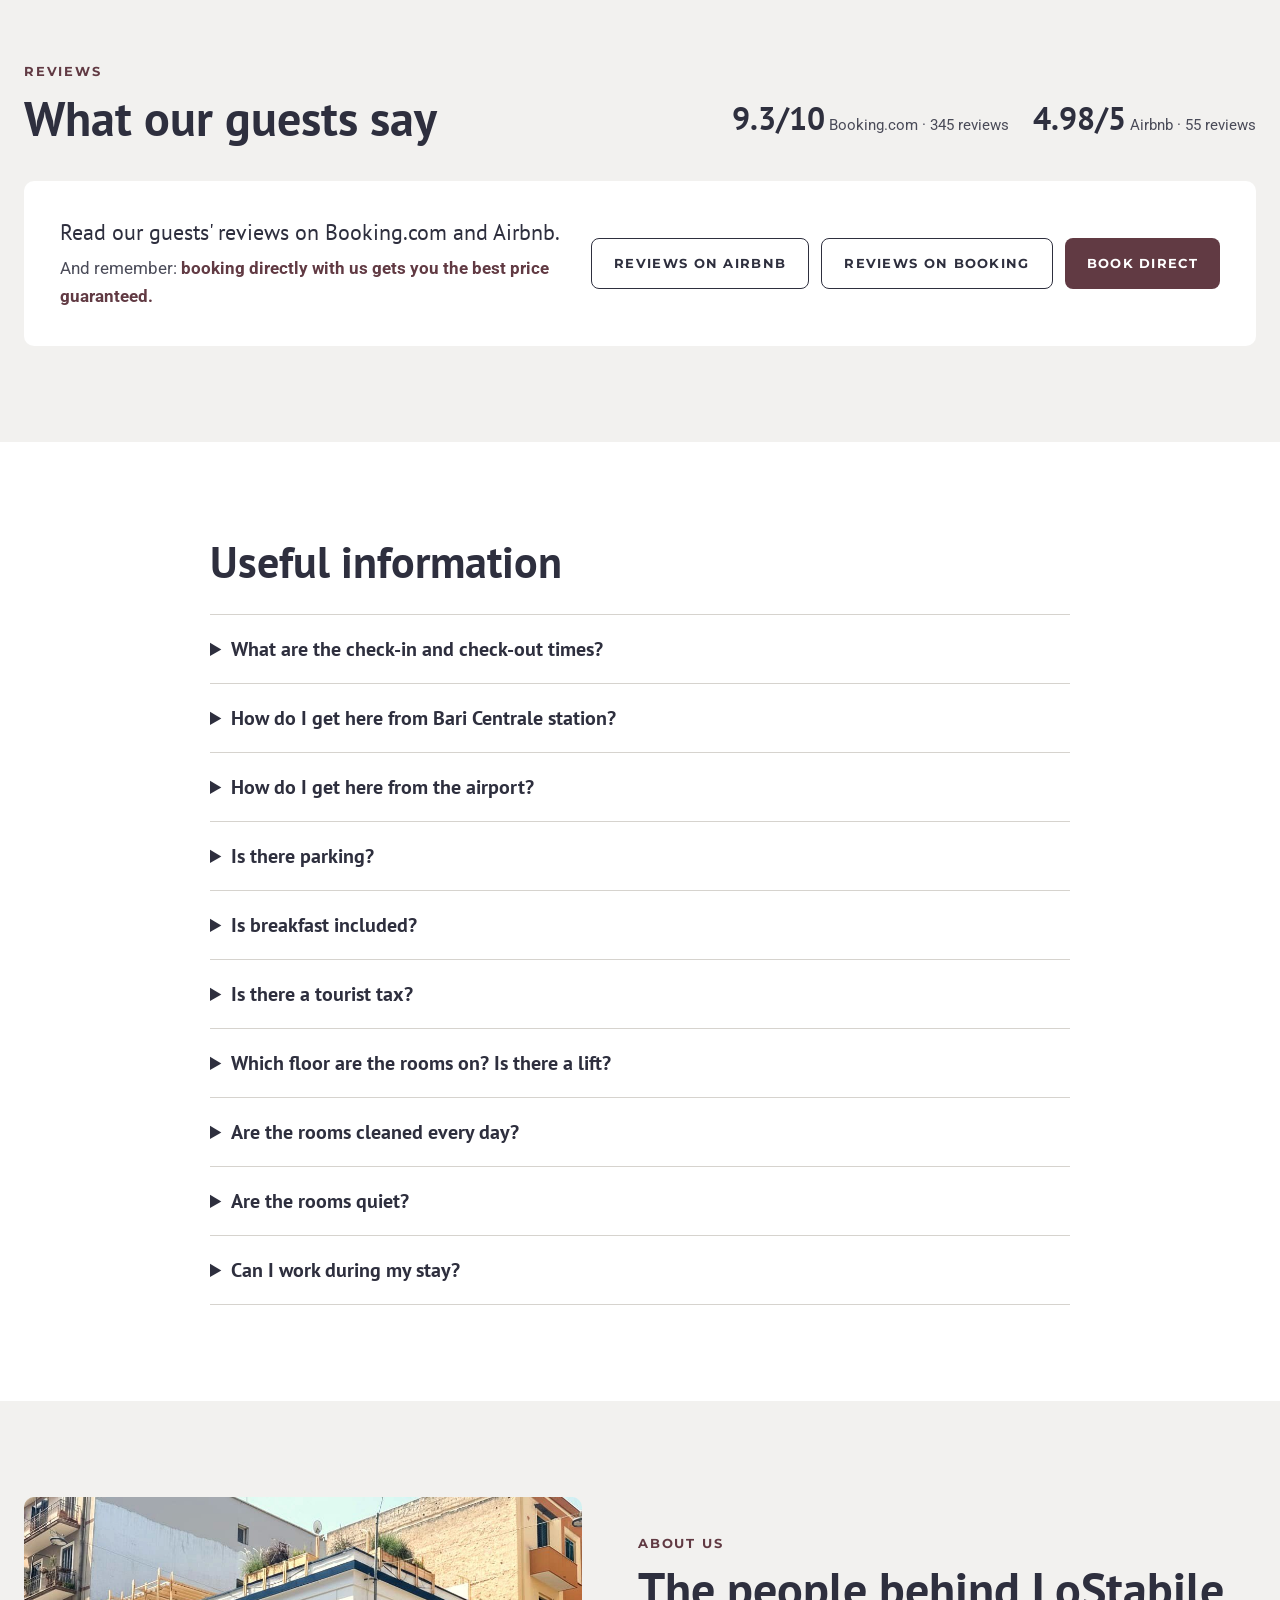
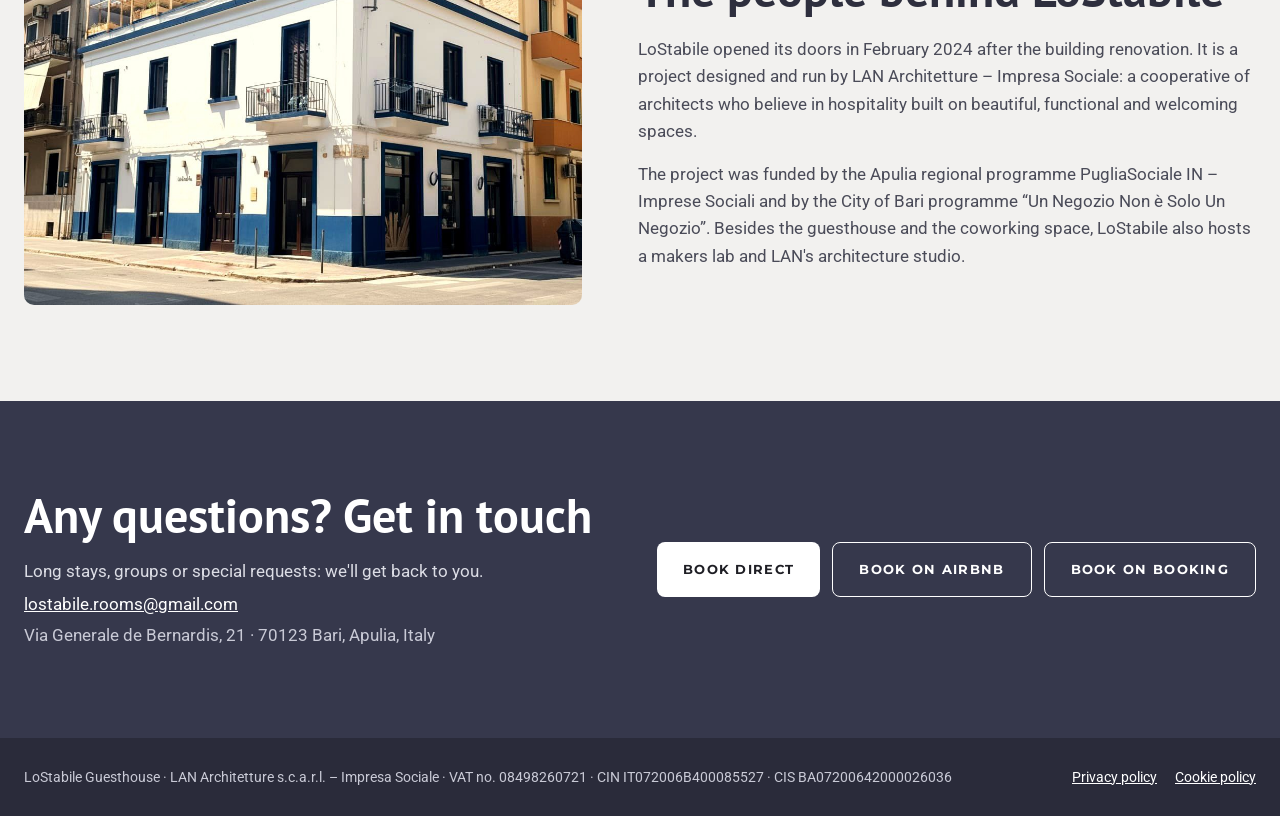
<file: en/index.html>
<!doctype html>
<html lang="en">
<head>
<meta charset="utf-8">
<meta name="viewport" content="width=device-width, initial-scale=1">
<title>LoStabile Guesthouse – Rooms in Bari, Apulia</title>
<meta name="description" content="LoStabile Guesthouse in Bari, Libertà district: 3 rooms with private bathroom and balcony, shared kitchen and terrace. 5 minutes from Brigata Bari station. Book direct for the best price.">
<meta property="og:title" content="LoStabile Guesthouse – Rooms in Bari, Apulia">
<meta property="og:description" content="LoStabile Guesthouse in Bari, Libertà district: 3 rooms with private bathroom and balcony, shared kitchen and terrace. 5 minutes from Brigata Bari station. Book direct for the best price.">
<meta property="og:image" content="https://guesthouse.lostabile.com/images/facciata.jpg">
<meta property="og:type" content="website">
<link rel="icon" type="image/png" href="../images/favicon.png">
<link rel="stylesheet" href="../fonts/fonts.css">
<style>
body{margin:0;background:#FFFFFF}
html{scroll-behavior:smooth}
a{color:#613A43}a:hover{color:#36384C}
summary{cursor:pointer}
.hero-bg{background-color:#233852;background-image:linear-gradient(90deg,rgba(20,30,50,0.88) 0%,rgba(20,30,50,0.7) 45%,rgba(20,30,50,0.35) 100%),url(../images/facciata.jpg);background-size:cover;background-position:center 15%}
.lang{display:inline-flex;align-items:center;gap:2px}
.lang a{color:#FFFFFF;text-decoration:none;opacity:0.7;font-weight:700;font-size:13px;letter-spacing:0.06em;padding:6px 6px}
.lang a:hover{color:#FFFFFF;opacity:1}
.lang a[aria-current]{opacity:1;text-decoration:underline;text-underline-offset:4px}
.menu-toggle{position:absolute;opacity:0;width:1px;height:1px;pointer-events:none}
.menu-btn{display:none}
header{position:sticky;top:0;z-index:50}
[id]{scroll-margin-top:100px}
img[style*="object-fit"],button[style*="cursor: zoom-in"],article,.gallery > *,[style*="border: 1px solid #E4E2DF"],[style*="border-left: 4px solid #613A43"],[style*="background: #FFFFFF; padding: 36px"]{border-radius:10px}
button[style*="cursor: zoom-in"],article,.gallery > *{overflow:hidden}
article img{border-radius:0 !important}
@media (max-width: 760px){
a[style*="min-height: 4"]:not(.hdr-cta){width:100%;justify-content:center;text-align:center}
[id]{scroll-margin-top:80px}
.svc-list{grid-template-columns:1fr !important}
.hero-ratings{flex-direction:column;align-items:flex-start !important}
.hero-ratings > span > span:first-child{min-width:100px;justify-content:center;box-sizing:border-box}
.rules-grid{grid-template-columns:1fr !important}
div[style="display: flex; gap: 24px"]{flex-direction:column;gap:6px !important}
.topbar{justify-content:space-between !important;flex-wrap:nowrap !important;font-size:13px !important;line-height:1.35;padding:6px 12px 6px 16px !important;gap:8px !important}
.tb-hide{display:none !important}
.hdr{padding:10px 16px !important;gap:8px !important}
.hdr-logo img{height:34px !important}
.menu-btn{display:inline-flex;align-items:center;gap:6px;order:2;margin-left:auto;cursor:pointer;font-family:Montserrat,sans-serif;font-size:11px;font-weight:700;letter-spacing:0.05em;text-transform:uppercase;color:#2E2F3E;border:1.5px solid #2E2F3E;padding:0 10px;min-height:42px;box-sizing:border-box;border-radius:8px}
.hdr-cta{order:3;padding:0 12px !important;font-size:11px !important;letter-spacing:0.06em !important;min-height:42px !important}
.nav{order:4;display:none !important;width:100%;flex-direction:column;align-items:stretch !important;gap:0 !important;border-top:1px solid #E4E2DF;margin-top:4px}
.nav a{padding:14px 0;border-bottom:1px solid #F2F1EF;font-size:14px}
.menu-toggle:checked ~ .nav{display:flex !important}
.menu-toggle:focus-visible ~ .menu-btn{outline:2px solid #613A43;outline-offset:2px}
.dist-row{flex-direction:column !important;gap:2px !important}
}
img{max-width:100%}
@media (max-width: 640px){ a[href="spazi-comuni.html"] span{white-space:normal !important; font-size:16px !important} }
be-widget{display:block;width:100%}
be-widget:defined ~ .bw-fallback{display:none !important}
</style>
<link rel="alternate" hreflang="it" href="https://guesthouse.lostabile.com/">
<link rel="alternate" hreflang="en" href="https://guesthouse.lostabile.com/en/">
<link rel="alternate" hreflang="x-default" href="https://guesthouse.lostabile.com/">
</head>
<body>
<div style="font-family: Roboto, system-ui, sans-serif; color: #2E2F3E; background: #FFFFFF; font-size: 17px; line-height: 1.6">

<!-- TOP BAR -->
<div style="background: #613A43; color: #FFFFFF">
<div class="topbar" style="max-width: 1240px; margin: 0 auto; padding: 4px 24px; display: flex; flex-wrap: wrap; justify-content: space-between; align-items: center; gap: 8px; font-size: 14px">
<p style="margin: 0">Book directly with us for the <strong>best price guaranteed</strong></p>
<div class="topbar-contacts" style="display: flex; align-items: center; gap: 4px">
<span class="lang" role="navigation" aria-label="Language / Lingua"><a href="../index.html" hreflang="it" lang="it">IT</a><a href="index.html" aria-current="page" hreflang="en" lang="en">EN</a></span>
<a class="tb-hide" href="mailto:lostabile.rooms@gmail.com" style="color: #FFFFFF; text-decoration: none; padding: 0 10px">lostabile.rooms@gmail.com</a>
<a target="_blank" rel="noopener" href="https://www.instagram.com/lostabile.guesthouse/" aria-label="LoStabile Guesthouse on Instagram" style="color: #FFFFFF; width: 44px; height: 44px; display: inline-flex; align-items: center; justify-content: center"><svg aria-hidden="true" width="16" height="16" viewBox="0 0 24 24" fill="none" stroke="currentColor" stroke-width="2" stroke-linecap="round" stroke-linejoin="round"><rect x="3" y="3" width="18" height="18" rx="5"></rect><circle cx="12" cy="12" r="4"></circle><circle cx="17.5" cy="6.5" r="0.5"></circle></svg></a>
</div>
</div>
</div>

<!-- HEADER -->
<header style="background: #FFFFFF; border-bottom: 1px solid #E4E2DF">
<div class="hdr" style="max-width: 1240px; margin: 0 auto; padding: 16px 24px; display: flex; flex-wrap: wrap; align-items: center; justify-content: space-between; gap: 18px">
<a class="hdr-logo" href="#top" aria-label="LoStabile Guesthouse, back to top" style="text-decoration: none; color: #1E1E24; display: inline-flex; flex-direction: column; gap: 2px">
<img src="../images/logo-lostabile.png" alt="LoStabile" style="height: 48px; width: auto; display: block">
</a>
<input type="checkbox" id="menu-toggle" class="menu-toggle" aria-label="Open menu">
<nav class="nav" aria-label="Main menu" style="display: flex; flex-wrap: wrap; align-items: center; gap: 4px 26px; font-family: Montserrat, sans-serif; font-size: 13px; font-weight: 600; letter-spacing: 0.08em; text-transform: uppercase">
<a href="#camere" style="color: #2E2F3E; text-decoration: none">Rooms</a>
<a href="spazi-comuni.html" style="color: #2E2F3E; text-decoration: none">Shared spaces</a>
<a href="#posizione" style="color: #2E2F3E; text-decoration: none">Location</a>
<a href="#regole" style="color: #2E2F3E; text-decoration: none">Good to know</a>
<a href="#chi-siamo" style="color: #2E2F3E; text-decoration: none">About us</a>
<a href="#contatti" style="color: #2E2F3E; text-decoration: none">Contact</a>
</nav>
<label for="menu-toggle" class="menu-btn" aria-hidden="true"><svg width="18" height="18" viewBox="0 0 24 24" fill="none" stroke="currentColor" stroke-width="2" stroke-linecap="round"><path d="M4 7h16M4 12h16M4 17h16"></path></svg>Menu</label>
<a target="_blank" rel="noopener" class="hdr-cta" href="https://lostabile.bookpage.io/" style="background: #613A43; color: #FFFFFF; text-decoration: none; font-family: Montserrat, sans-serif; font-weight: 700; font-size: 13px; letter-spacing: 0.1em; text-transform: uppercase; padding: 14px 24px; min-height: 44px; box-sizing: border-box; display: inline-flex; align-items: center; border-radius: 8px">Book</a>
</div>
</header>

<!-- HERO -->
<section id="top" class="hero-bg" style="color: #FFFFFF">
<div style="max-width: 1240px; margin: 0 auto; min-height: 600px; padding: 80px 24px 150px; box-sizing: border-box; display: flex; flex-direction: column; justify-content: center; gap: 22px">
<p style="margin: 0; font-family: Montserrat, sans-serif; font-weight: 600; font-size: 14px; letter-spacing: 0.16em; text-transform: uppercase; color: #C9D0DA">Guesthouse · Bari, Apulia, Italy</p>
<h1 style="margin: 0; font-family: PT Sans, sans-serif; font-weight: 700; font-size: clamp(40px, 5.6vw, 72px); line-height: 1.05; max-width: 860px">Comfortable rooms for your stay in Bari</h1>
<p style="margin: 0; font-size: 20px; max-width: 640px; color: #E3E7ED">LoStabile is a guesthouse for independent travellers who wish to experience Bari, including beyond the tourist areas.</p>
<div class="bw-hero" data-booking-widget style="margin-top: 8px; max-width: 900px">
<be-widget host="https://lostabile.bookpage.io" property-id="143905" booking-network-id="867" default-adults="2" default-children="0" primary-color="#613A43" secondary-color="#E3CDD2" background-color="#ffffff" border-color="#613A43" button-text-color="#ffffff"></be-widget>
<a target="_blank" rel="noopener" class="bw-fallback" href="https://lostabile.bookpage.io/" style="background: #613A43; color: #FFFFFF; text-decoration: none; font-family: Montserrat, sans-serif; font-weight: 700; font-size: 13px; letter-spacing: 0.1em; text-transform: uppercase; padding: 16px 26px; min-height: 48px; box-sizing: border-box; display: inline-flex; align-items: center; border-radius: 8px">Book direct</a>
</div>
<p style="margin: 0; font-size: 15px; color: #E3E7ED">Also available on <a target="_blank" rel="noopener" href="https://www.airbnb.it/pr/lostabile" style="color: #FFFFFF">Airbnb</a> and <a target="_blank" rel="noopener" href="https://www.booking.com/hotel/it/lostabile.it.html?keep_landing=1" style="color: #FFFFFF">Booking.com</a></p>
<div class="hero-ratings" style="display: flex; flex-wrap: wrap; align-items: center; gap: 10px 28px; margin-top: 4px">
<span style="display: inline-flex; align-items: center; gap: 10px">
<span style="background: #FFFFFF; color: #613A43; font-family: PT Sans, sans-serif; font-weight: 700; font-size: 20px; padding: 4px 12px; border-radius: 8px; display: inline-flex; align-items: center; gap: 6px"><svg aria-hidden="true" width="15" height="15" viewBox="0 0 24 24" fill="#C9A15B"><path d="M12 2.5l2.9 6.1 6.6.8-4.9 4.6 1.3 6.6L12 17.3l-5.9 3.3 1.3-6.6-4.9-4.6 6.6-.8z"></path></svg>9.3/10</span>
<span style="color: #E3E7ED; font-size: 15px">on Booking.com (345 reviews)</span>
</span>
<span style="display: inline-flex; align-items: center; gap: 10px">
<span style="background: #FFFFFF; color: #613A43; font-family: PT Sans, sans-serif; font-weight: 700; font-size: 20px; padding: 4px 12px; border-radius: 8px; display: inline-flex; align-items: center; gap: 6px"><svg aria-hidden="true" width="15" height="15" viewBox="0 0 24 24" fill="#C9A15B"><path d="M12 2.5l2.9 6.1 6.6.8-4.9 4.6 1.3 6.6L12 17.3l-5.9 3.3 1.3-6.6-4.9-4.6 6.6-.8z"></path></svg>4.98/5</span>
<span style="color: #E3E7ED; font-size: 15px">on Airbnb (55 reviews)</span>
</span>
</div>
</div>
</section>

<!-- PUNTI DI FORZA -->
<section style="max-width: 1240px; margin: -90px auto 0; padding: 0 24px; position: relative">
<div style="display: grid; grid-template-columns: repeat(auto-fit, minmax(220px, 1fr)); background: #FFFFFF; border: 1px solid #E4E2DF; box-shadow: 0 10px 30px rgba(30,30,36,0.08)">
<div style="padding: 28px; display: flex; flex-direction: column; gap: 6px; border-right: 1px solid #E4E2DF">
<svg aria-hidden="true" width="28" height="28" viewBox="0 0 24 24" fill="none" stroke="#613A43" stroke-width="1.8" stroke-linecap="round" stroke-linejoin="round"><path d="M3 11h18v8H3z"></path><path d="M5 11V7a2 2 0 0 1 2-2h10a2 2 0 0 1 2 2v4"></path></svg>
<strong style="font-family: PT Sans, sans-serif; font-size: 20px">Double or twin rooms</strong>
<span style="font-size: 15px; color: #4A4B58">with private bathroom, balcony and everything you need for a comfortable stay</span>
</div>
<div style="padding: 28px; display: flex; flex-direction: column; gap: 6px; border-right: 1px solid #E4E2DF">
<svg aria-hidden="true" width="28" height="28" viewBox="0 0 24 24" fill="none" stroke="#613A43" stroke-width="1.8" stroke-linecap="round" stroke-linejoin="round"><rect x="5" y="3" width="14" height="14" rx="2"></rect><path d="M5 10h14"></path><path d="M8 21l2-4M16 21l-2-4"></path></svg>
<strong style="font-family: PT Sans, sans-serif; font-size: 20px">5 minutes</strong>
<span style="font-size: 15px; color: #4A4B58">on foot from Brigata Bari station, with direct trains to Bari Centrale station and Bari Airport</span>
</div>
<div style="padding: 28px; display: flex; flex-direction: column; gap: 6px; border-right: 1px solid #E4E2DF">
<svg aria-hidden="true" width="28" height="28" viewBox="0 0 24 24" fill="none" stroke="#613A43" stroke-width="1.8" stroke-linecap="round" stroke-linejoin="round"><circle cx="13" cy="4" r="2"></circle><path d="M9 21l2-6 3 3v3"></path><path d="M7 12l3-4 4 2 3 3"></path><path d="M11 15l-1-7"></path></svg>
<strong style="font-family: PT Sans, sans-serif; font-size: 20px">25 minutes</strong>
<span style="font-size: 15px; color: #4A4B58">on foot from Bari Centrale station and Bari Vecchia, the old town</span>
</div>
<div style="padding: 28px; display: flex; flex-direction: column; gap: 6px; border-right: 1px solid #E4E2DF">
<svg aria-hidden="true" width="28" height="28" viewBox="0 0 24 24" fill="none" stroke="#613A43" stroke-width="1.8" stroke-linecap="round" stroke-linejoin="round"><path d="M12 22V12"></path><path d="M12 12C12 7 8 4 4 4c0 5 3 8 8 8z"></path><path d="M12 12c0-4 3-7 8-7 0 4-3 7-8 7z"></path></svg>
<strong style="font-family: PT Sans, sans-serif; font-size: 20px">Shared spaces</strong>
<span style="font-size: 15px; color: #4A4B58">terrace, kitchen and a coworking space for guests who work & travel</span>
</div>
<div style="padding: 28px; display: flex; flex-direction: column; gap: 6px; border-left: 1px solid #E4E2DF">
<svg aria-hidden="true" width="28" height="28" viewBox="0 0 24 24" fill="none" stroke="#613A43" stroke-width="1.8" stroke-linecap="round" stroke-linejoin="round"><circle cx="12" cy="12" r="9"></circle><path d="M12 7v5l3 2"></path></svg>
<strong style="font-family: PT Sans, sans-serif; font-size: 20px">Flexible check-in</strong>
<span style="font-size: 15px; color: #4A4B58">fast and simple</span>
</div>
</div>
</section>

<!-- CAMERE -->
<section id="camere" style="max-width: 1240px; margin: 0 auto; padding: 104px 24px 96px">
<p style="margin: 0 0 10px; font-family: Montserrat, sans-serif; font-size: 13px; font-weight: 700; letter-spacing: 0.14em; text-transform: uppercase; color: #613A43">The rooms</p>
<h2 style="margin: 0 0 14px; font-family: PT Sans, sans-serif; font-weight: 700; font-size: clamp(32px, 4vw, 48px); line-height: 1.1">Choose your room</h2>
<p style="margin: 0 0 40px; color: #4A4B58; max-width: 660px">Spacious, bright rooms, each with a private bathroom and balcony.</p>
<div style="display: grid; grid-template-columns: repeat(auto-fit, minmax(300px, 1fr)); gap: 24px">

<article style="border: 1px solid #E4E2DF; display: flex; flex-direction: column">
<a href="camera-1.html" style="display: block"><img src="../images/camera1-1.jpg" alt="Room 1: wooden double bed, window with curtains and patterned cement tile floor" style="height: 240px; width: 100%; object-fit: cover; display: block"></a>
<div style="padding: 26px; display: flex; flex-direction: column; gap: 12px; flex-grow: 1">
<h3 style="margin: 0; font-family: PT Sans, sans-serif; font-size: 26px; font-weight: 700">Room 1</h3>
<p style="margin: 0; font-family: Montserrat, sans-serif; font-size: 12px; font-weight: 700; letter-spacing: 0.1em; text-transform: uppercase; color: #613A43">Max 2 guests · Double or twin beds · First floor</p>
<ul style="margin: 0; padding-left: 20px; color: #4A4B58; font-size: 15px; flex-grow: 1; display: grid; grid-template-columns: repeat(2, minmax(0, 1fr)); column-gap: 24px">
<li>Private bathroom</li>
<li>Balcony</li>
<li>A/C</li>
<li>Heating</li>
<li>TV</li>
<li>Minibar</li>
<li>Kettle</li>
<li>Iron</li>
<li>Hairdryer</li>
<li>Desk</li>
<li>Safe</li>
<li>Free Wi-Fi</li>
<li>Cosy furnishings</li>
</ul>
<div style="display: flex; flex-wrap: wrap; justify-content: space-between; align-items: center; gap: 12px; margin-top: 6px">
<a href="camera-1.html" style="background: #613A43; color: #FFFFFF; text-decoration: none; font-family: Montserrat, sans-serif; font-weight: 700; font-size: 12px; letter-spacing: 0.1em; text-transform: uppercase; padding: 12px 20px; min-height: 44px; box-sizing: border-box; display: inline-flex; align-items: center; border-radius: 8px">Find out more</a>
</div>
</div>
</article>

<article style="border: 1px solid #E4E2DF; display: flex; flex-direction: column">
<a href="camera-2.html" style="display: block"><img src="../images/camera2-1.jpg" alt="Room 2: double bed, two windows and patterned cement tile floor" style="height: 240px; width: 100%; object-fit: cover; display: block"></a>
<div style="padding: 26px; display: flex; flex-direction: column; gap: 12px; flex-grow: 1">
<h3 style="margin: 0; font-family: PT Sans, sans-serif; font-size: 26px; font-weight: 700">Room 2</h3>
<p style="margin: 0; font-family: Montserrat, sans-serif; font-size: 12px; font-weight: 700; letter-spacing: 0.1em; text-transform: uppercase; color: #613A43">Max 2 guests · Double or twin beds · First floor</p>
<ul style="margin: 0; padding-left: 20px; color: #4A4B58; font-size: 15px; flex-grow: 1; display: grid; grid-template-columns: repeat(2, minmax(0, 1fr)); column-gap: 24px">
<li>Private bathroom</li>
<li>2 balconies</li>
<li>A/C</li>
<li>Heating</li>
<li>TV</li>
<li>Minibar</li>
<li>Kettle</li>
<li>Iron</li>
<li>Hairdryer</li>
<li>Desk</li>
<li>Safe</li>
<li>Free Wi-Fi</li>
<li>Cosy furnishings</li>
</ul>
<div style="display: flex; flex-wrap: wrap; justify-content: space-between; align-items: center; gap: 12px; margin-top: 6px">
<a href="camera-2.html" style="background: #613A43; color: #FFFFFF; text-decoration: none; font-family: Montserrat, sans-serif; font-weight: 700; font-size: 12px; letter-spacing: 0.1em; text-transform: uppercase; padding: 12px 20px; min-height: 44px; box-sizing: border-box; display: inline-flex; align-items: center; border-radius: 8px">Find out more</a>
</div>
</div>
</article>

<article style="border: 1px solid #E4E2DF; display: flex; flex-direction: column">
<a href="camera-3.html" style="display: block"><img src="../images/camera3-anteprima.jpg" alt="Room 3: double bed, French window and wooden desk" style="height: 240px; width: 100%; object-fit: cover; display: block"></a>
<div style="padding: 26px; display: flex; flex-direction: column; gap: 12px; flex-grow: 1">
<h3 style="margin: 0; font-family: PT Sans, sans-serif; font-size: 26px; font-weight: 700">Room 3</h3>
<p style="margin: 0; font-family: Montserrat, sans-serif; font-size: 12px; font-weight: 700; letter-spacing: 0.1em; text-transform: uppercase; color: #613A43">Max 2 guests · Double or twin beds · First floor</p>
<ul style="margin: 0; padding-left: 20px; color: #4A4B58; font-size: 15px; flex-grow: 1; display: grid; grid-template-columns: repeat(2, minmax(0, 1fr)); column-gap: 24px">
<li>Private bathroom</li>
<li>Balcony</li>
<li>A/C</li>
<li>Heating</li>
<li>TV</li>
<li>Minibar</li>
<li>Kettle</li>
<li>Iron</li>
<li>Hairdryer</li>
<li>Desk</li>
<li>Safe</li>
<li>Free Wi-Fi</li>
<li>Cosy furnishings</li>
</ul>
<div style="display: flex; flex-wrap: wrap; justify-content: space-between; align-items: center; gap: 12px; margin-top: 6px">
<a href="camera-3.html" style="background: #613A43; color: #FFFFFF; text-decoration: none; font-family: Montserrat, sans-serif; font-weight: 700; font-size: 12px; letter-spacing: 0.1em; text-transform: uppercase; padding: 12px 20px; min-height: 44px; box-sizing: border-box; display: inline-flex; align-items: center; border-radius: 8px">Find out more</a>
</div>
</div>
</article>

</div>
</section>

<!-- SERVIZI E SPAZI COMUNI -->
<section id="servizi" style="background: #613A43; color: #FFFFFF">
<div style="max-width: 1240px; margin: 0 auto; padding: 96px 24px; display: flex; flex-wrap: wrap; gap: 56px; align-items: center">
<div style="flex: 1.35 1 460px; min-width: 0; display: grid; grid-template-columns: repeat(2, minmax(0, 1fr)); gap: 16px">
<img src="../images/terrazza-1.jpg" alt="Terrace lounge area with deckchairs and umbrella" style="grid-column: span 2; height: 260px; width: 100%; object-fit: cover; display: block">
<img src="../images/cucina.jpg" alt="The fully equipped shared kitchen, with wooden furniture" style="aspect-ratio: 4 / 3; height: auto; width: 100%; object-fit: cover; display: block">
<img src="../images/terrazza-2.jpg" alt="The terrace with tables, wooden pergola and plants" style="aspect-ratio: 4 / 3; height: auto; width: 100%; object-fit: cover; display: block">
</div>
<div style="flex: 1 1 440px; min-width: 0">
<p style="margin: 0 0 10px; font-family: Montserrat, sans-serif; font-size: 13px; font-weight: 700; letter-spacing: 0.14em; text-transform: uppercase; color: #E3CDD2">Services and shared spaces</p>
<h2 style="margin: 0 0 16px; font-family: PT Sans, sans-serif; font-weight: 700; font-size: clamp(32px, 4vw, 48px); line-height: 1.1">Everything you need for a comfortable stay</h2>
<p style="margin: 0 0 28px; color: #F1E6E8">Our shared spaces are designed to make you feel at home.</p>
<ul class="svc-list" style="list-style: none; margin: 0 0 32px; padding: 0; display: grid; grid-template-columns: repeat(2, minmax(0, 1fr)); column-gap: 32px; color: #F6EEF0; font-size: 16px; line-height: 1.4">
<li style="display: flex; align-items: center; gap: 14px; padding: 14px 0; border-top: 1px solid rgba(255,255,255,0.16)"><span aria-hidden="true" style="flex: 0 0 40px; width: 40px; height: 40px; border-radius: 50%; background: rgba(255,255,255,0.12); display: inline-flex; align-items: center; justify-content: center"><svg width="20" height="20" viewBox="0 0 24 24" fill="none" stroke="#FFFFFF" stroke-width="1.7" stroke-linecap="round" stroke-linejoin="round"><path d="M4 11h16"></path><path d="M5 11v6a3 3 0 0 0 3 3h8a3 3 0 0 0 3-3v-6"></path><path d="M9 7c0-1 .8-2 2-2M13 7c0-1 .8-2 2-2"></path></svg></span><span>Shared kitchen</span></li>
<li style="display: flex; align-items: center; gap: 14px; padding: 14px 0; border-top: 1px solid rgba(255,255,255,0.16)"><span aria-hidden="true" style="flex: 0 0 40px; width: 40px; height: 40px; border-radius: 50%; background: rgba(255,255,255,0.12); display: inline-flex; align-items: center; justify-content: center"><svg width="20" height="20" viewBox="0 0 24 24" fill="none" stroke="#FFFFFF" stroke-width="1.7" stroke-linecap="round" stroke-linejoin="round"><path d="M12 3v18"></path><path d="M3 10a9 7 0 0 1 18 0z"></path><path d="M8 21h8"></path></svg></span><span>Terrace with tables and deckchairs</span></li>
<li style="display: flex; align-items: center; gap: 14px; padding: 14px 0; border-top: 1px solid rgba(255,255,255,0.16)"><span aria-hidden="true" style="flex: 0 0 40px; width: 40px; height: 40px; border-radius: 50%; background: rgba(255,255,255,0.12); display: inline-flex; align-items: center; justify-content: center"><svg width="20" height="20" viewBox="0 0 24 24" fill="none" stroke="#FFFFFF" stroke-width="1.7" stroke-linecap="round" stroke-linejoin="round"><path d="M2 9a15 15 0 0 1 20 0"></path><path d="M5.5 12.5a10 10 0 0 1 13 0"></path><path d="M9 16a5 5 0 0 1 6 0"></path><circle cx="12" cy="19" r="1"></circle></svg></span><span>Wi-Fi throughout the property</span></li>
<li style="display: flex; align-items: center; gap: 14px; padding: 14px 0; border-top: 1px solid rgba(255,255,255,0.16)"><span aria-hidden="true" style="flex: 0 0 40px; width: 40px; height: 40px; border-radius: 50%; background: rgba(255,255,255,0.12); display: inline-flex; align-items: center; justify-content: center"><svg width="20" height="20" viewBox="0 0 24 24" fill="none" stroke="#FFFFFF" stroke-width="1.7" stroke-linecap="round" stroke-linejoin="round"><rect x="4" y="5" width="16" height="11" rx="1.5"></rect><path d="M2 19h20"></path></svg></span><span>Coworking space, Monday to Friday 10:00–18:00</span></li>
<li style="display: flex; align-items: center; gap: 14px; padding: 14px 0; border-top: 1px solid rgba(255,255,255,0.16)"><span aria-hidden="true" style="flex: 0 0 40px; width: 40px; height: 40px; border-radius: 50%; background: rgba(255,255,255,0.12); display: inline-flex; align-items: center; justify-content: center"><svg width="20" height="20" viewBox="0 0 24 24" fill="none" stroke="#FFFFFF" stroke-width="1.7" stroke-linecap="round" stroke-linejoin="round"><circle cx="12" cy="12" r="9"></circle><path d="M12 7v5l3 2"></path></svg></span><span>Flexible check-in</span></li>
<li style="display: flex; align-items: center; gap: 14px; padding: 14px 0; border-top: 1px solid rgba(255,255,255,0.16)"><span aria-hidden="true" style="flex: 0 0 40px; width: 40px; height: 40px; border-radius: 50%; background: rgba(255,255,255,0.12); display: inline-flex; align-items: center; justify-content: center"><svg width="20" height="20" viewBox="0 0 24 24" fill="none" stroke="#FFFFFF" stroke-width="1.7" stroke-linecap="round" stroke-linejoin="round"><path d="M6 4h12v16H6z"></path><path d="M6 9h12"></path><path d="M9 14h6"></path></svg></span><span>Bed linen, towels and shower toiletries included</span></li>
<li style="display: flex; align-items: center; gap: 14px; padding: 14px 0; border-top: 1px solid rgba(255,255,255,0.16)"><span aria-hidden="true" style="flex: 0 0 40px; width: 40px; height: 40px; border-radius: 50%; background: rgba(255,255,255,0.12); display: inline-flex; align-items: center; justify-content: center"><svg width="20" height="20" viewBox="0 0 24 24" fill="none" stroke="#FFFFFF" stroke-width="1.7" stroke-linecap="round" stroke-linejoin="round"><rect x="5" y="7" width="14" height="13" rx="2"></rect><path d="M9 7V4h6v3"></path><path d="M9 11v5M15 11v5"></path></svg></span><span>Free luggage storage (unattended)</span></li>
<li style="display: flex; align-items: center; gap: 14px; padding: 14px 0; border-top: 1px solid rgba(255,255,255,0.16)"><span aria-hidden="true" style="flex: 0 0 40px; width: 40px; height: 40px; border-radius: 50%; background: rgba(255,255,255,0.12); display: inline-flex; align-items: center; justify-content: center"><svg width="20" height="20" viewBox="0 0 24 24" fill="none" stroke="#FFFFFF" stroke-width="1.7" stroke-linecap="round" stroke-linejoin="round"><path d="M4 5h16v11H9l-5 4z"></path><path d="M8 10h8"></path></svg></span><span>We speak Italian, English, Spanish and Portuguese</span></li>
</ul>
<div style="display: flex; flex-wrap: wrap; gap: 12px">
<a target="_blank" rel="noopener" href="https://lostabile.bookpage.io/" style="background: #FFFFFF; color: #1E1E24; text-decoration: none; font-family: Montserrat, sans-serif; font-weight: 700; font-size: 13px; letter-spacing: 0.1em; text-transform: uppercase; padding: 16px 28px; min-height: 48px; box-sizing: border-box; display: inline-flex; align-items: center; border-radius: 8px">Check availability</a>
<a href="spazi-comuni.html" style="color: #FFFFFF; text-decoration: none; font-family: Montserrat, sans-serif; font-weight: 700; font-size: 13px; letter-spacing: 0.1em; text-transform: uppercase; padding: 16px 28px; border: 1.5px solid #FFFFFF; min-height: 48px; box-sizing: border-box; display: inline-flex; align-items: center; border-radius: 8px">Explore the shared spaces</a>
</div>
</div>
</div>
</section>

<!-- REGOLE DELLA CASA -->
<section id="regole" style="max-width: 1240px; margin: 0 auto; padding: 96px 24px">
<p style="margin: 0 0 10px; font-family: Montserrat, sans-serif; font-size: 13px; font-weight: 700; letter-spacing: 0.14em; text-transform: uppercase; color: #613A43">Before you book</p>
<h2 style="margin: 0 0 40px; font-family: PT Sans, sans-serif; font-weight: 700; font-size: clamp(32px, 4vw, 48px); line-height: 1.1">Other things to know</h2>
<div class="rules-grid" style="display: grid; grid-template-columns: repeat(2, minmax(0, 1fr)); gap: 24px">
<div style="border: 1px solid #E4E2DF; padding: 28px">
<h3 style="margin: 0 0 16px; font-family: PT Sans, sans-serif; font-size: 24px; font-weight: 700">Guests</h3>
<ul style="margin: 0; padding-left: 20px; color: #4A4B58; display: flex; flex-direction: column; gap: 8px">
<li>Check-in from age 18</li>
<li>Minors welcome from age 14</li>
<li>Cots and extra beds not available</li>
<li>Pets not allowed</li>
</ul>
</div>
<div style="border: 1px solid #E4E2DF; padding: 28px">
<h3 style="margin: 0 0 16px; font-family: PT Sans, sans-serif; font-size: 24px; font-weight: 700">During your stay</h3>
<ul style="margin: 0; padding-left: 20px; color: #4A4B58; display: flex; flex-direction: column; gap: 8px">
<li>Check-in from 15:00</li>
<li>Check-out by 11:00</li>
<li>There is no reception on site</li>
<li>No daily room cleaning</li>
<li>Breakfast not included</li>
<li>No smoking</li>
<li>No parties or events</li>
<li>Quiet hours from 00:00 to 09:00</li>
<li>Only guests staying overnight may enter the property</li>
</ul>
</div>
<div style="border: 1px solid #E4E2DF; padding: 28px">
<h3 style="margin: 0 0 16px; font-family: PT Sans, sans-serif; font-size: 24px; font-weight: 700">The property</h3>
<ul style="margin: 0; padding-left: 20px; color: #4A4B58; display: flex; flex-direction: column; gap: 8px">
<li>Rooms on the first floor</li>
<li>Accessible by stairs only</li>
<li>No lift</li>
<li>Windows not soundproofed: earplugs are provided in the room</li>
<li>Key access</li>
<li>Safe in every room</li>
<li>CCTV outside and in the shared areas</li>
</ul>
</div>
<div style="border: 1px solid #E4E2DF; padding: 28px">
<h3 style="margin: 0 0 16px; font-family: PT Sans, sans-serif; font-size: 24px; font-weight: 700">Payment</h3>
<ul style="margin: 0; padding-left: 20px; color: #4A4B58; display: flex; flex-direction: column; gap: 8px">
<li>Payment at the time of booking</li>
<li>Invoice on request</li>
<li>Tourist tax: €2 per person per night, for the first 4 nights</li>
</ul>
</div>
</div>
</section>

<!-- POSIZIONE -->
<section id="posizione" style="max-width: 1240px; margin: 0 auto; padding: 96px 24px; display: flex; flex-wrap: wrap; gap: 56px; align-items: center">
<div style="flex: 1 1 420px; min-width: 0">
<p style="margin: 0 0 10px; font-family: Montserrat, sans-serif; font-size: 13px; font-weight: 700; letter-spacing: 0.14em; text-transform: uppercase; color: #613A43">Location</p>
<h2 style="margin: 0 0 16px; font-family: PT Sans, sans-serif; font-weight: 700; font-size: clamp(32px, 4vw, 48px); line-height: 1.1">The right base for exploring Bari and Apulia</h2>
<p style="margin: 0 0 28px; color: #4A4B58">We're at Via Generale de Bernardis 21, in the Libertà district: an authentic, residential area with good connections to the city centre and the station.</p>
<div style="display: flex; flex-direction: column">
<div class="dist-row" style="display: flex; justify-content: space-between; gap: 16px; padding: 14px 0; border-top: 1px solid #E4E2DF"><span>Brigata Bari station</span><strong>5 min on foot</strong></div>
<div class="dist-row" style="display: flex; justify-content: space-between; gap: 16px; padding: 14px 0; border-top: 1px solid #E4E2DF"><span>City centre</span><strong>20 min on foot</strong></div>
<div class="dist-row" style="display: flex; justify-content: space-between; gap: 16px; padding: 14px 0; border-top: 1px solid #E4E2DF"><span>Bari Vecchia (old town)</span><strong>25 min on foot</strong></div>
<div class="dist-row" style="display: flex; justify-content: space-between; gap: 16px; padding: 14px 0; border-top: 1px solid #E4E2DF"><span>Parking</span><strong>free on-street parking and private garages nearby</strong></div>
<div class="dist-row" style="display: flex; justify-content: space-between; gap: 16px; padding: 14px 0; border-top: 1px solid #E4E2DF"><span>Bari Centrale station</span><strong>25 min on foot · direct train to Brigata Bari</strong></div>
<div class="dist-row" style="display: flex; justify-content: space-between; gap: 16px; padding: 14px 0; border-top: 1px solid #E4E2DF"><span>San Francesco beach</span><strong>about 30 min by bus</strong></div>
<div class="dist-row" style="display: flex; justify-content: space-between; gap: 16px; padding: 14px 0; border-top: 1px solid #E4E2DF; border-bottom: 1px solid #E4E2DF"><span>Bari Airport</span><strong>bus, or direct train to Brigata Bari</strong></div>
</div>
<a target="_blank" rel="noopener" href="https://www.google.com/maps/dir//Via+Generale+de+Bernardis,+21+70123+Bari+BA/@41.1209327,16.8528963,16z" style="margin-top: 28px; color: #2E2F3E; text-decoration: none; font-family: Montserrat, sans-serif; font-weight: 700; font-size: 13px; letter-spacing: 0.1em; text-transform: uppercase; padding: 16px 26px; border: 1.5px solid #2E2F3E; min-height: 48px; box-sizing: border-box; display: inline-flex; align-items: center; border-radius: 8px">How to get here</a>
</div>
<div id="mappa" style="flex: 1 1 480px; min-width: 0; height: 420px; background: #F2F1EF; border: 1px solid #E4E2DF; display: flex; flex-direction: column; align-items: center; justify-content: center; gap: 12px; text-align: center; padding: 24px; box-sizing: border-box"><svg aria-hidden="true" width="44" height="44" viewBox="0 0 24 24" fill="none" stroke="#613A43" stroke-width="1.8" stroke-linecap="round" stroke-linejoin="round"><path d="M12 21s-7-6.2-7-11.5A7 7 0 0 1 19 9.5C19 14.8 12 21 12 21z"></path><circle cx="12" cy="9.5" r="2.5"></circle></svg><strong style="font-family: PT Sans, sans-serif; font-size: 22px">LoStabile Guesthouse</strong><span style="color: #4A4B58">Via Generale de Bernardis 21, Bari, Apulia, Italy</span><button type="button" id="mappa-btn" style="background: #613A43; color: #FFFFFF; border: 0; cursor: pointer; font-family: Montserrat, sans-serif; font-weight: 700; font-size: 13px; letter-spacing: 0.1em; text-transform: uppercase; padding: 14px 22px; min-height: 48px; border-radius: 8px">Show map</button><span style="color: #4A4B58; font-size: 13px; max-width: 360px">The map is provided by Google Maps: if you load it, Google may set cookies. <a href="privacy.html#cookie">Cookie policy</a></span></div><script>document.getElementById("mappa-btn").addEventListener("click",function(){var d=document.getElementById("mappa");d.outerHTML="<iframe title=\"Map: LoStabile Guesthouse, Via Generale de Bernardis 21, Bari\" src=\"https://www.google.com/maps/embed?pb=!1m18!1m12!1m3!1d961.6343704442035!2d16.853043352483237!3d41.12139530666163!2m3!1f0!2f0!3f0!3m2!1i1024!2i768!4f13.1!3m3!1m2!1s0x1347e9173b9a2e97%3A0x296f0e4a77eb39b4!2sLoStabile%20Guesthouse%20%26%20Coworking!5e1!3m2!1sit!2sit!4v1795695713454!5m2!1sit!2sit\" style=\"flex: 1 1 480px; min-width: 0; width: 100%; height: 420px; border: 0; display: block\" allowfullscreen=\"\" loading=\"lazy\" referrerpolicy=\"strict-origin-when-cross-origin\"></iframe>";});</script>
</section>

<!-- RECENSIONI -->
<section id="recensioni" style="background: #F2F1EF">
<div style="max-width: 1240px; margin: 0 auto; padding: 96px 24px">
<div style="display: flex; flex-wrap: wrap; justify-content: space-between; align-items: flex-end; gap: 20px; margin-bottom: 36px">
<div>
<p style="margin: 0 0 10px; font-family: Montserrat, sans-serif; font-size: 13px; font-weight: 700; letter-spacing: 0.14em; text-transform: uppercase; color: #613A43">Reviews</p>
<h2 style="margin: 0; font-family: PT Sans, sans-serif; font-weight: 700; font-size: clamp(32px, 4vw, 48px); line-height: 1.1">What our guests say</h2>
</div>
<div style="display: flex; gap: 24px">
<p style="margin: 0"><strong style="font-family: PT Sans, sans-serif; font-size: 32px">9.3/10</strong> <span style="font-size: 15px; color: #4A4B58">Booking.com · 345 reviews</span></p>
<p style="margin: 0"><strong style="font-family: PT Sans, sans-serif; font-size: 32px">4.98/5</strong> <span style="font-size: 15px; color: #4A4B58">Airbnb · 55 reviews</span></p>
</div>
</div>
<div style="background: #FFFFFF; padding: 36px; display: flex; flex-wrap: wrap; justify-content: space-between; align-items: center; gap: 28px">
<div style="flex: 1 1 460px; min-width: 0">
<p style="margin: 0 0 8px; font-family: PT Sans, sans-serif; font-size: 22px; line-height: 1.4">Read our guests' reviews on Booking.com and Airbnb.</p>
<p style="margin: 0; color: #4A4B58">And remember: <strong style="color: #613A43">booking directly with us gets you the best price guaranteed.</strong></p>
</div>
<div style="display: flex; flex-wrap: wrap; gap: 12px">
<a target="_blank" rel="noopener" href="https://www.airbnb.it/pr/lostabile" style="color: #2E2F3E; text-decoration: none; font-family: Montserrat, sans-serif; font-weight: 700; font-size: 13px; letter-spacing: 0.1em; text-transform: uppercase; padding: 14px 22px; border: 1.5px solid #2E2F3E; min-height: 48px; box-sizing: border-box; display: inline-flex; align-items: center; border-radius: 8px">Reviews on Airbnb</a>
<a target="_blank" rel="noopener" href="https://www.booking.com/hotel/it/lostabile.it.html?keep_landing=1#blockdisplay4" style="color: #2E2F3E; text-decoration: none; font-family: Montserrat, sans-serif; font-weight: 700; font-size: 13px; letter-spacing: 0.1em; text-transform: uppercase; padding: 14px 22px; border: 1.5px solid #2E2F3E; min-height: 48px; box-sizing: border-box; display: inline-flex; align-items: center; border-radius: 8px">Reviews on Booking</a>
<a target="_blank" rel="noopener" href="https://lostabile.bookpage.io/" style="background: #613A43; color: #FFFFFF; text-decoration: none; font-family: Montserrat, sans-serif; font-weight: 700; font-size: 13px; letter-spacing: 0.1em; text-transform: uppercase; padding: 14px 22px; min-height: 48px; box-sizing: border-box; display: inline-flex; align-items: center; border-radius: 8px">Book direct</a>
</div>
</div>
</div>
</section>

<!-- INFO UTILI / FAQ -->
<section id="faq" style="max-width: 860px; margin: 0 auto; padding: 96px 24px">
<h2 style="margin: 0 0 28px; font-family: PT Sans, sans-serif; font-weight: 700; font-size: clamp(30px, 3.6vw, 44px); line-height: 1.1">Useful information</h2>
<details style="border-top: 1px solid #D6D3CE; padding: 18px 0">
<summary style="font-family: PT Sans, sans-serif; font-size: 20px; font-weight: 700">What are the check-in and check-out times?</summary>
<p style="margin: 10px 0 0; color: #4A4B58">Check-in from 15:00, check-out by 11:00. Check-in is flexible: let us know your arrival time and we'll arrange it.</p>
</details>
<details style="border-top: 1px solid #D6D3CE; padding: 18px 0">
<summary style="font-family: PT Sans, sans-serif; font-size: 20px; font-weight: 700">How do I get here from Bari Centrale station?</summary>
<p style="margin: 10px 0 0; color: #4A4B58">On foot, it's an easy walk of about 25 minutes. Alternatively, direct trains run from Bari Centrale to Brigata Bari station in about 5 minutes: the guesthouse is a 5-minute walk from the stop. Check the timetable on the website of <a target="_blank" rel="noopener" href="https://www.ferrotramviaria.it/">Ferrotramviaria</a>.</p>
</details>
<details style="border-top: 1px solid #D6D3CE; padding: 18px 0">
<summary style="font-family: PT Sans, sans-serif; font-size: 20px; font-weight: 700">How do I get here from the airport?</summary>
<p style="margin: 10px 0 0; color: #4A4B58">Take bus 16, or the direct train from the airport to Brigata Bari station, a 5-minute walk from the guesthouse. Check the direct train timetable on the website of <a target="_blank" rel="noopener" href="https://www.ferrotramviaria.it/">Ferrotramviaria</a>.</p>
</details>
<details style="border-top: 1px solid #D6D3CE; padding: 18px 0">
<summary style="font-family: PT Sans, sans-serif; font-size: 20px; font-weight: 700">Is there parking?</summary>
<p style="margin: 10px 0 0; color: #4A4B58">We don't have private parking, but there's free on-street parking nearby and a few paid private garages.</p>
</details>
<details style="border-top: 1px solid #D6D3CE; padding: 18px 0">
<summary style="font-family: PT Sans, sans-serif; font-size: 20px; font-weight: 700">Is breakfast included?</summary>
<p style="margin: 10px 0 0; color: #4A4B58">No, we don't serve breakfast. The shared kitchen is always available for guests to make their own.</p>
</details>
<details style="border-top: 1px solid #D6D3CE; padding: 18px 0">
<summary style="font-family: PT Sans, sans-serif; font-size: 20px; font-weight: 700">Is there a tourist tax?</summary>
<p style="margin: 10px 0 0; color: #4A4B58">Yes, the City of Bari tourist tax is €2 per person per night, for the first 4 nights.</p>
</details>
<details style="border-top: 1px solid #D6D3CE; padding: 18px 0">
<summary style="font-family: PT Sans, sans-serif; font-size: 20px; font-weight: 700">Which floor are the rooms on? Is there a lift?</summary>
<p style="margin: 10px 0 0; color: #4A4B58">The rooms are on the first floor and the building has no lift: you reach them by a flight of stairs.</p>
</details>
<details style="border-top: 1px solid #D6D3CE; padding: 18px 0">
<summary style="font-family: PT Sans, sans-serif; font-size: 20px; font-weight: 700">Are the rooms cleaned every day?</summary>
<p style="margin: 10px 0 0; color: #4A4B58">No, daily cleaning is not provided. Your room is cleaned and made up before you arrive.</p>
</details>
<details style="border-top: 1px solid #D6D3CE; padding: 18px 0">
<summary style="font-family: PT Sans, sans-serif; font-size: 20px; font-weight: 700">Are the rooms quiet?</summary>
<p style="margin: 10px 0 0; color: #4A4B58">The windows are not soundproofed, so you may hear street noise. For light sleepers, we provide earplugs in the room.</p>
</details>
<details style="border-top: 1px solid #D6D3CE; border-bottom: 1px solid #D6D3CE; padding: 18px 0">
<summary style="font-family: PT Sans, sans-serif; font-size: 20px; font-weight: 700">Can I work during my stay?</summary>
<p style="margin: 10px 0 0; color: #4A4B58">Yes: guests can use the building's coworking space for free, Monday to Friday from 10:00 to 18:00. Every room also has a desk and chair so you can work comfortably.</p>
</details>
</section>

<!-- CHI SIAMO -->
<section id="chi-siamo" style="background: #F2F1EF">
<div style="max-width: 1240px; margin: 0 auto; padding: 96px 24px; display: flex; flex-wrap: wrap; gap: 56px; align-items: center">
<img src="../images/facciata.jpg" alt="The LoStabile building on Via Generale de Bernardis, Bari" style="flex: 1 1 420px; min-width: 0; width: 100%; height: auto; aspect-ratio: 1087 / 795; object-fit: cover; display: block">
<div style="flex: 1 1 480px; min-width: 0">
<p style="margin: 0 0 10px; font-family: Montserrat, sans-serif; font-size: 13px; font-weight: 700; letter-spacing: 0.14em; text-transform: uppercase; color: #613A43">About us</p>
<h2 style="margin: 0 0 20px; font-family: PT Sans, sans-serif; font-weight: 700; font-size: clamp(32px, 4vw, 48px); line-height: 1.1">The people behind LoStabile</h2>
<p style="margin: 0 0 16px; color: #4A4B58">LoStabile opened its doors in February 2024 after the building renovation. It is a project designed and run by LAN Architetture – Impresa Sociale: a cooperative of architects who believe in hospitality built on beautiful, functional and welcoming spaces.</p>
<p style="margin: 0; color: #4A4B58">The project was funded by the Apulia regional programme PugliaSociale IN – Imprese Sociali and by the City of Bari programme “Un Negozio Non è Solo Un Negozio”. Besides the guesthouse and the coworking space, LoStabile also hosts a makers lab and LAN's architecture studio.</p>
</div>
</div>
</section>

<!-- CONTATTI -->
<section id="contatti" style="background: #36384C; color: #FFFFFF">
<div style="max-width: 1240px; margin: 0 auto; padding: 88px 24px; display: flex; flex-wrap: wrap; justify-content: space-between; align-items: center; gap: 40px">
<div style="flex: 1 1 520px; min-width: 0">
<h2 style="margin: 0 0 16px; font-family: PT Sans, sans-serif; font-weight: 700; font-size: clamp(32px, 4vw, 48px); line-height: 1.1">Any questions? Get in touch</h2>
<p style="margin: 0 0 6px; color: #DCDDE5">Long stays, groups or special requests: we'll get back to you.</p>
<p style="margin: 0 0 4px"><a href="mailto:lostabile.rooms@gmail.com" style="color: #FFFFFF">lostabile.rooms@gmail.com</a></p>
<p style="margin: 0; color: #C9CAD6">Via Generale de Bernardis, 21 · 70123 Bari, Apulia, Italy</p>
</div>
<div style="display: flex; flex-wrap: wrap; gap: 12px">
<a target="_blank" rel="noopener" href="https://lostabile.bookpage.io/" style="background: #FFFFFF; color: #1E1E24; text-decoration: none; font-family: Montserrat, sans-serif; font-weight: 700; font-size: 13px; letter-spacing: 0.1em; text-transform: uppercase; padding: 16px 26px; min-height: 48px; box-sizing: border-box; display: inline-flex; align-items: center; border-radius: 8px">Book direct</a>
<a target="_blank" rel="noopener" href="https://www.airbnb.it/pr/lostabile" style="color: #FFFFFF; text-decoration: none; font-family: Montserrat, sans-serif; font-weight: 700; font-size: 13px; letter-spacing: 0.1em; text-transform: uppercase; padding: 16px 26px; border: 1.5px solid #FFFFFF; min-height: 48px; box-sizing: border-box; display: inline-flex; align-items: center; border-radius: 8px">Book on Airbnb</a>
<a target="_blank" rel="noopener" href="https://www.booking.com/hotel/it/lostabile.it.html?keep_landing=1" style="color: #FFFFFF; text-decoration: none; font-family: Montserrat, sans-serif; font-weight: 700; font-size: 13px; letter-spacing: 0.1em; text-transform: uppercase; padding: 16px 26px; border: 1.5px solid #FFFFFF; min-height: 48px; box-sizing: border-box; display: inline-flex; align-items: center; border-radius: 8px">Book on Booking</a>
</div>
</div>
</section>

<!-- FOOTER -->
<footer style="background: #2A2B3A; color: #C9CAD6">
<div style="max-width: 1240px; margin: 0 auto; padding: 28px 24px; display: flex; flex-wrap: wrap; justify-content: space-between; gap: 16px; font-size: 14px">
<p style="margin: 0">LoStabile Guesthouse · LAN Architetture s.c.a.r.l. – Impresa Sociale · VAT no. 08498260721 · CIN IT072006B400085527 · CIS BA07200642000026036</p>
<p style="margin: 0; display: flex; gap: 18px"><a href="privacy.html" style="color: #FFFFFF">Privacy policy</a><a href="privacy.html#cookie" style="color: #FFFFFF">Cookie policy</a></p>
</div>
</footer>

</div>
<script src="https://cdn.ciaobooking.com/widget/js/app.js"></script>
<button type="button" id="to-top" aria-label="Back to top" style="position: fixed; right: 18px; bottom: 18px; z-index: 60; width: 48px; height: 48px; border-radius: 50%; border: 0; background: #613A43; color: #FFFFFF; box-shadow: 0 6px 18px rgba(30,30,36,0.25); cursor: pointer; display: flex; align-items: center; justify-content: center; opacity: 0; visibility: hidden; transition: opacity .2s, visibility .2s"><svg aria-hidden="true" width="20" height="20" viewBox="0 0 24 24" fill="none" stroke="currentColor" stroke-width="2.2" stroke-linecap="round" stroke-linejoin="round"><path d="M12 19V5"></path><path d="M5 12l7-7 7 7"></path></svg></button>
<script>(function(){var b=document.getElementById("to-top");function u(){var on=window.scrollY>500;b.style.opacity=on?"1":"0";b.style.visibility=on?"visible":"hidden";}window.addEventListener("scroll",u,{passive:true});u();b.addEventListener("click",function(){window.scrollTo({top:0,behavior:"smooth"});});})();</script>
<script>document.querySelectorAll(".nav a").forEach(function(a){a.addEventListener("click",function(){document.getElementById("menu-toggle").checked=false;});});</script>
</body>
</html>
</file>
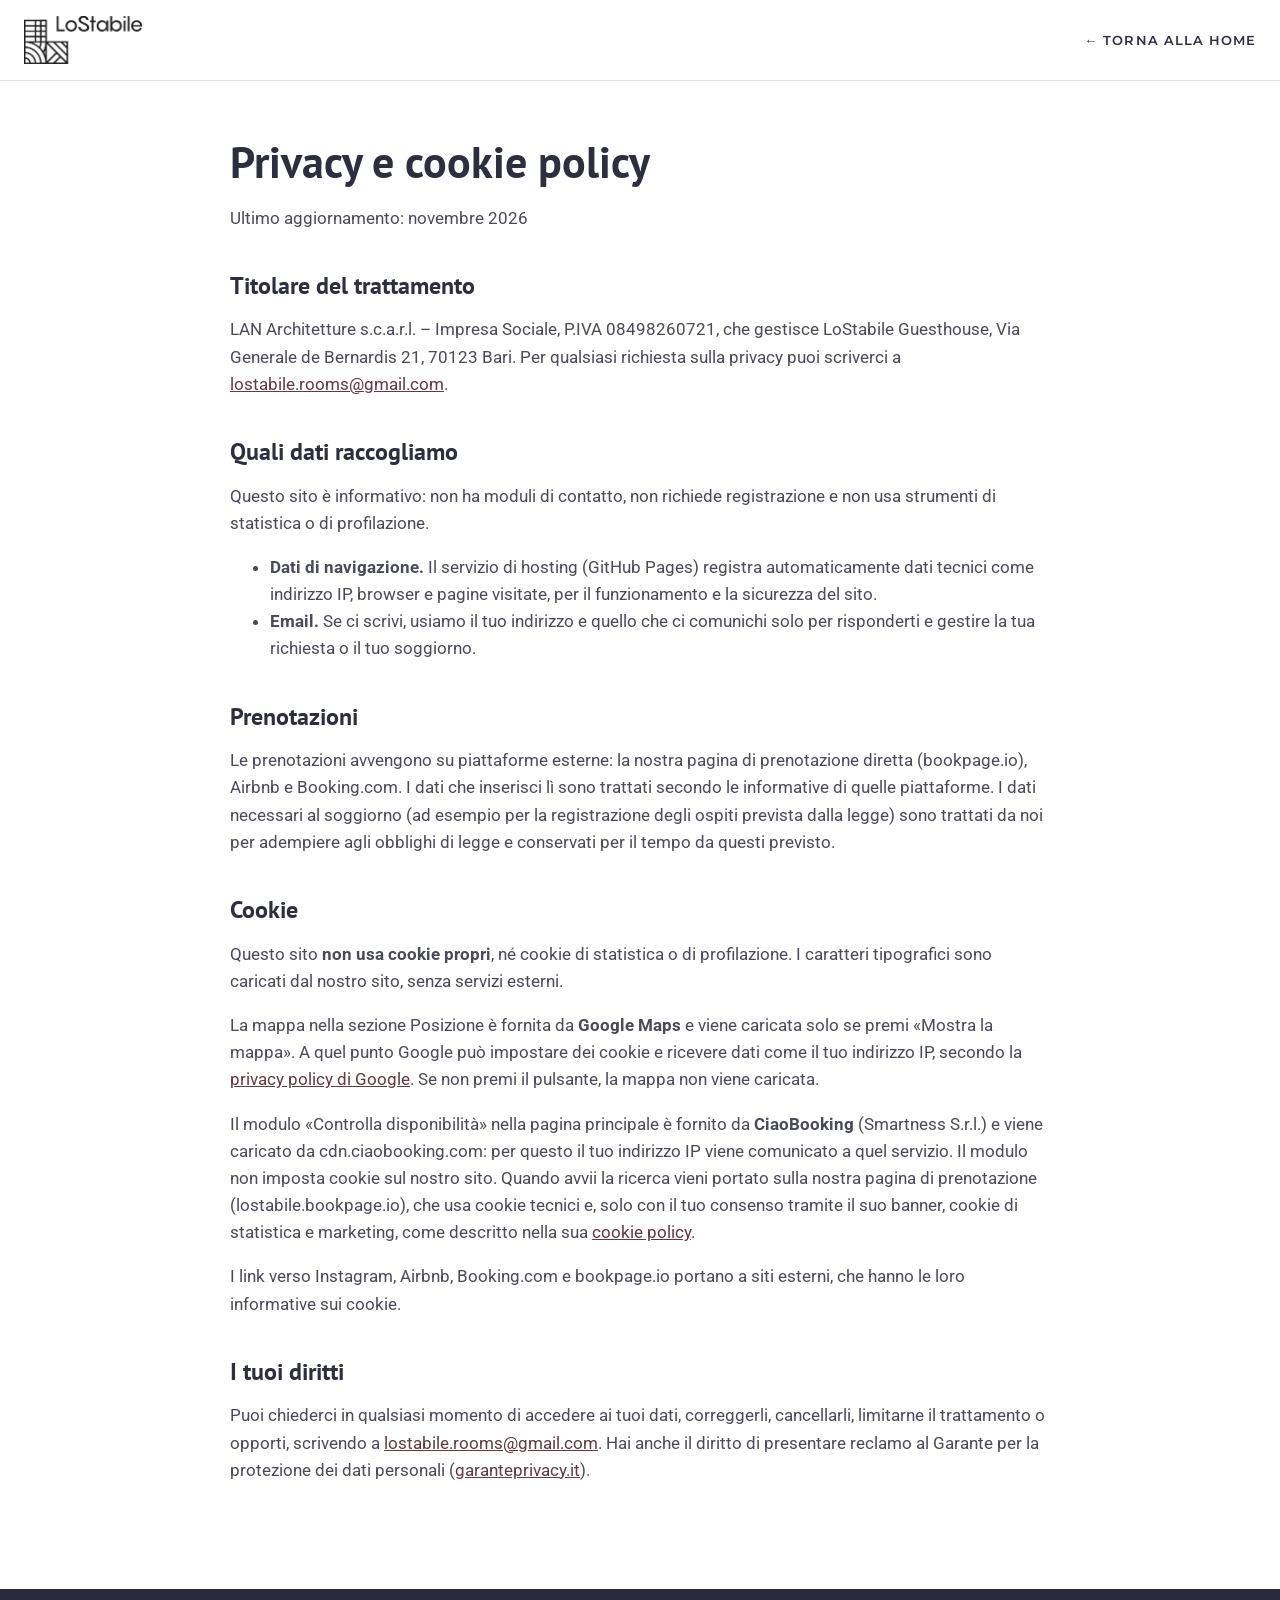
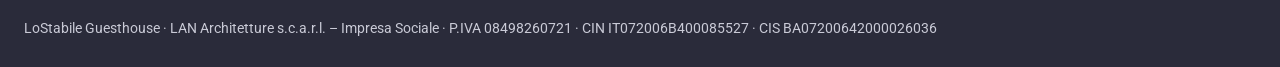
<file: privacy.html>
<!doctype html>
<html lang="it">
<head>
<meta charset="utf-8">
<meta name="viewport" content="width=device-width, initial-scale=1">
<title>Privacy e cookie policy – LoStabile Guesthouse Bari</title>
<meta name="description" content="Informativa sulla privacy e sui cookie del sito di LoStabile Guesthouse, Bari.">
<meta name="robots" content="noindex">
<link rel="icon" type="image/png" href="images/favicon.png">
<link rel="stylesheet" href="fonts/fonts.css">
<style>
body{margin:0;background:#FFFFFF;font-family:Roboto,system-ui,sans-serif;color:#2E2F3E;font-size:17px;line-height:1.6}
a{color:#613A43}a:hover{color:#36384C}
h1,h2{font-family:PT Sans,sans-serif;font-weight:700;line-height:1.15}
h1{font-size:clamp(32px,4vw,44px);margin:0 0 12px}
h2{font-size:24px;margin:40px 0 10px}
main{max-width:820px;margin:0 auto;padding:56px 24px 88px}
p,li{color:#4A4B58}
</style>
<link rel="alternate" hreflang="it" href="https://guesthouse.lostabile.com/privacy.html">
<link rel="alternate" hreflang="en" href="https://guesthouse.lostabile.com/en/privacy.html">
<link rel="alternate" hreflang="x-default" href="https://guesthouse.lostabile.com/privacy.html">
</head>
<body>
<header style="background:#FFFFFF;border-bottom:1px solid #E4E2DF">
<div style="max-width:1240px;margin:0 auto;padding:16px 24px;display:flex;flex-wrap:wrap;align-items:center;justify-content:space-between;gap:18px">
<a href="index.html" aria-label="LoStabile Guesthouse, torna alla home"><img src="images/logo-lostabile.png" alt="LoStabile" style="height:48px;width:auto;display:block"></a>
<a href="index.html" style="color:#2E2F3E;font-family:Montserrat,sans-serif;font-size:13px;font-weight:600;letter-spacing:0.08em;text-transform:uppercase;text-decoration:none">← Torna alla home</a>
</div>
</header>
<main>
<h1>Privacy e cookie policy</h1>
<p>Ultimo aggiornamento: novembre 2026</p>

<h2>Titolare del trattamento</h2>
<p>LAN Architetture s.c.a.r.l. – Impresa Sociale, P.IVA 08498260721, che gestisce LoStabile Guesthouse, Via Generale de Bernardis 21, 70123 Bari. Per qualsiasi richiesta sulla privacy puoi scriverci a <a href="mailto:lostabile.rooms@gmail.com">lostabile.rooms@gmail.com</a>.</p>

<h2>Quali dati raccogliamo</h2>
<p>Questo sito è informativo: non ha moduli di contatto, non richiede registrazione e non usa strumenti di statistica o di profilazione.</p>
<ul>
<li><strong>Dati di navigazione.</strong> Il servizio di hosting (GitHub Pages) registra automaticamente dati tecnici come indirizzo IP, browser e pagine visitate, per il funzionamento e la sicurezza del sito.</li>
<li><strong>Email.</strong> Se ci scrivi, usiamo il tuo indirizzo e quello che ci comunichi solo per risponderti e gestire la tua richiesta o il tuo soggiorno.</li>
</ul>

<h2>Prenotazioni</h2>
<p>Le prenotazioni avvengono su piattaforme esterne: la nostra pagina di prenotazione diretta (bookpage.io), Airbnb e Booking.com. I dati che inserisci lì sono trattati secondo le informative di quelle piattaforme. I dati necessari al soggiorno (ad esempio per la registrazione degli ospiti prevista dalla legge) sono trattati da noi per adempiere agli obblighi di legge e conservati per il tempo da questi previsto.</p>

<h2 id="cookie">Cookie</h2>
<p>Questo sito <strong>non usa cookie propri</strong>, né cookie di statistica o di profilazione. I caratteri tipografici sono caricati dal nostro sito, senza servizi esterni.</p>
<p>La mappa nella sezione Posizione è fornita da <strong>Google Maps</strong> e viene caricata solo se premi «Mostra la mappa». A quel punto Google può impostare dei cookie e ricevere dati come il tuo indirizzo IP, secondo la <a target="_blank" rel="noopener" href="https://policies.google.com/privacy?hl=it">privacy policy di Google</a>. Se non premi il pulsante, la mappa non viene caricata.</p>
<p>Il modulo «Controlla disponibilità» nella pagina principale è fornito da <strong>CiaoBooking</strong> (Smartness S.r.l.) e viene caricato da cdn.ciaobooking.com: per questo il tuo indirizzo IP viene comunicato a quel servizio. Il modulo non imposta cookie sul nostro sito. Quando avvii la ricerca vieni portato sulla nostra pagina di prenotazione (lostabile.bookpage.io), che usa cookie tecnici e, solo con il tuo consenso tramite il suo banner, cookie di statistica e marketing, come descritto nella sua <a target="_blank" rel="noopener" href="https://lostabile.bookpage.io/it/cookie-policy">cookie policy</a>.</p>
<p>I link verso Instagram, Airbnb, Booking.com e bookpage.io portano a siti esterni, che hanno le loro informative sui cookie.</p>

<h2>I tuoi diritti</h2>
<p>Puoi chiederci in qualsiasi momento di accedere ai tuoi dati, correggerli, cancellarli, limitarne il trattamento o opporti, scrivendo a <a href="mailto:lostabile.rooms@gmail.com">lostabile.rooms@gmail.com</a>. Hai anche il diritto di presentare reclamo al Garante per la protezione dei dati personali (<a target="_blank" rel="noopener" href="https://www.garanteprivacy.it/">garanteprivacy.it</a>).</p>
</main>
<footer style="background:#2A2B3A;color:#C9CAD6">
<div style="max-width:1240px;margin:0 auto;padding:28px 24px;font-size:14px">
<p style="margin:0;color:#C9CAD6">LoStabile Guesthouse · LAN Architetture s.c.a.r.l. – Impresa Sociale · P.IVA 08498260721 · CIN IT072006B400085527 · CIS BA07200642000026036</p>
</div>
</footer>
</body>
</html>
</file>
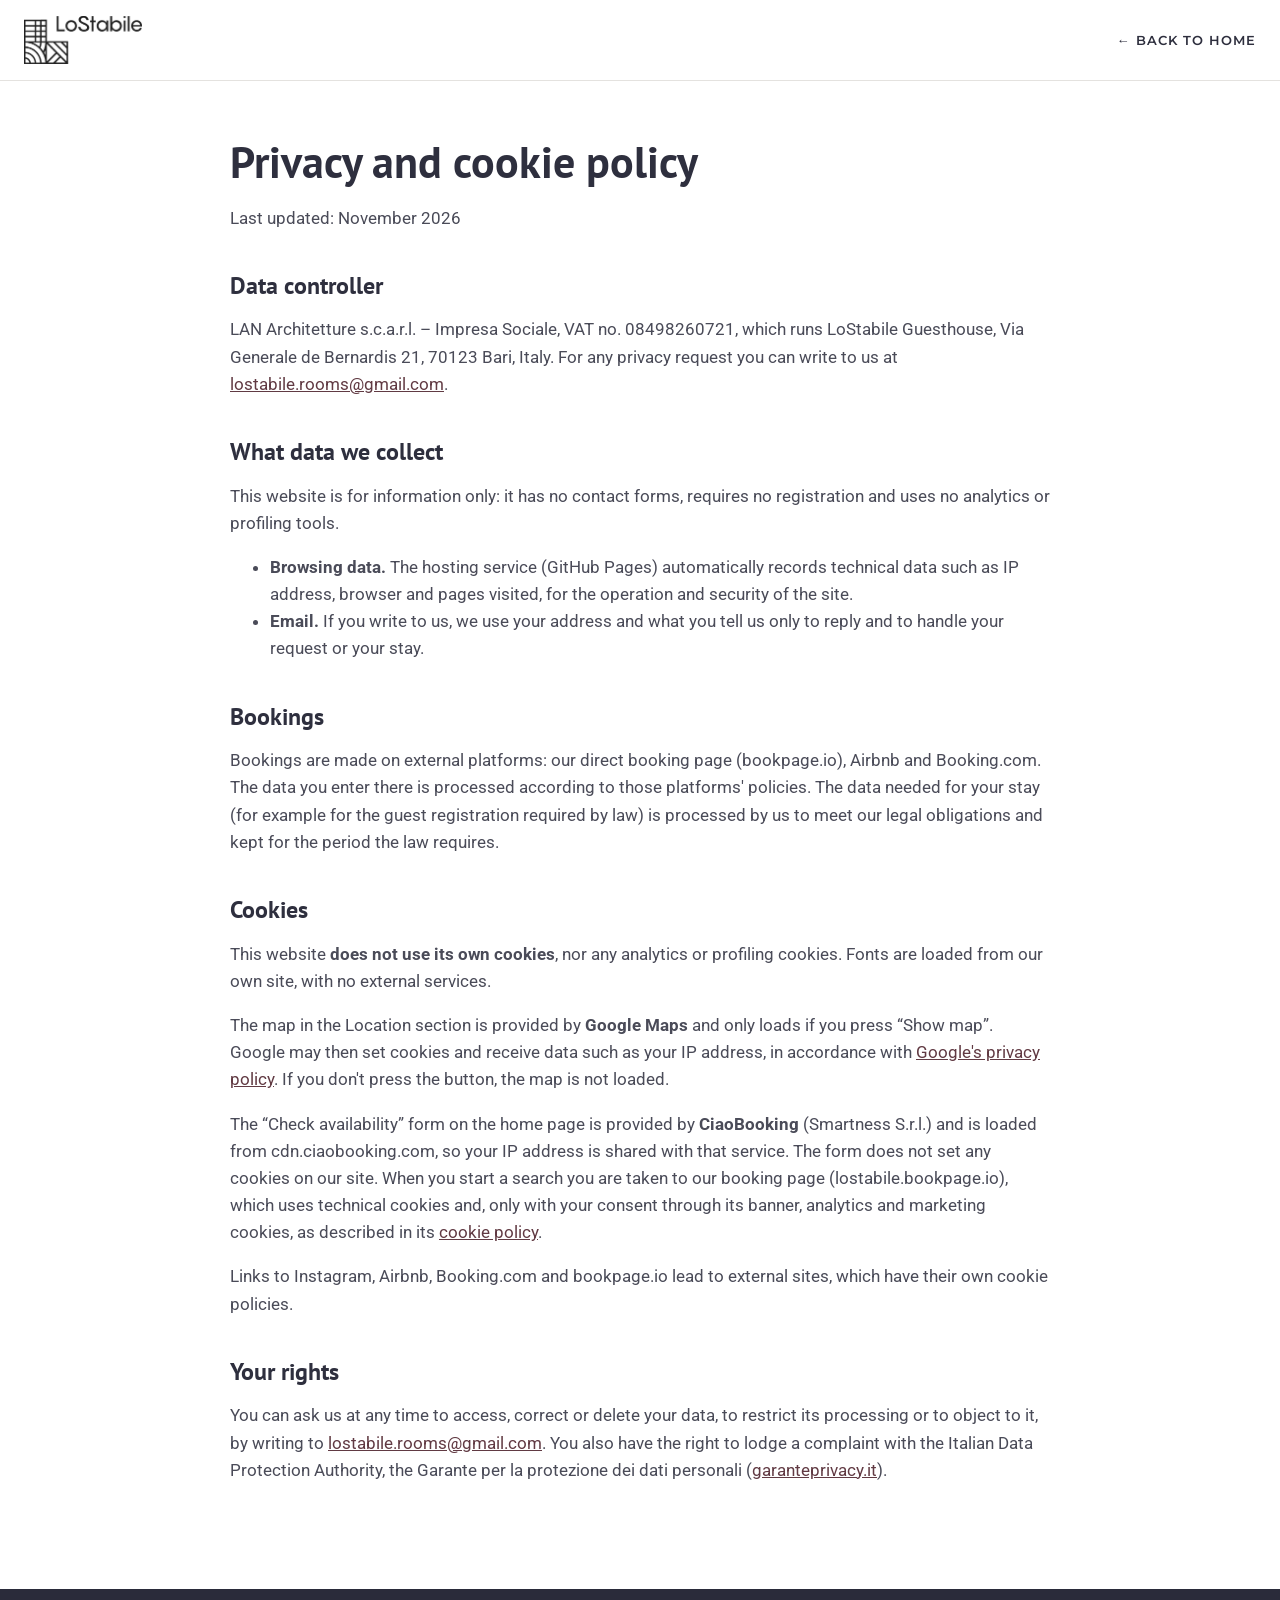
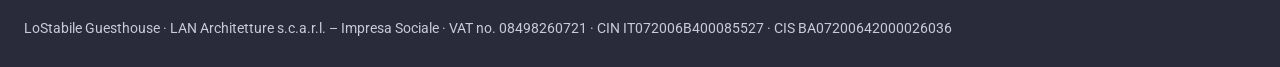
<file: en/privacy.html>
<!doctype html>
<html lang="en">
<head>
<meta charset="utf-8">
<meta name="viewport" content="width=device-width, initial-scale=1">
<title>Privacy and cookie policy – LoStabile Guesthouse Bari</title>
<meta name="description" content="Privacy and cookie policy for the LoStabile Guesthouse website, Bari.">
<meta name="robots" content="noindex">
<link rel="icon" type="image/png" href="../images/favicon.png">
<link rel="stylesheet" href="../fonts/fonts.css">
<style>
body{margin:0;background:#FFFFFF;font-family:Roboto,system-ui,sans-serif;color:#2E2F3E;font-size:17px;line-height:1.6}
a{color:#613A43}a:hover{color:#36384C}
h1,h2{font-family:PT Sans,sans-serif;font-weight:700;line-height:1.15}
h1{font-size:clamp(32px,4vw,44px);margin:0 0 12px}
h2{font-size:24px;margin:40px 0 10px}
main{max-width:820px;margin:0 auto;padding:56px 24px 88px}
p,li{color:#4A4B58}
</style>
<link rel="alternate" hreflang="it" href="https://guesthouse.lostabile.com/privacy.html">
<link rel="alternate" hreflang="en" href="https://guesthouse.lostabile.com/en/privacy.html">
<link rel="alternate" hreflang="x-default" href="https://guesthouse.lostabile.com/privacy.html">
</head>
<body>
<header style="background:#FFFFFF;border-bottom:1px solid #E4E2DF">
<div style="max-width:1240px;margin:0 auto;padding:16px 24px;display:flex;flex-wrap:wrap;align-items:center;justify-content:space-between;gap:18px">
<a href="index.html" aria-label="LoStabile Guesthouse, back to home"><img src="../images/logo-lostabile.png" alt="LoStabile" style="height:48px;width:auto;display:block"></a>
<a href="index.html" style="color:#2E2F3E;font-family:Montserrat,sans-serif;font-size:13px;font-weight:600;letter-spacing:0.08em;text-transform:uppercase;text-decoration:none">← Back to home</a>
</div>
</header>
<main>
<h1>Privacy and cookie policy</h1>
<p>Last updated: November 2026</p>

<h2>Data controller</h2>
<p>LAN Architetture s.c.a.r.l. – Impresa Sociale, VAT no. 08498260721, which runs LoStabile Guesthouse, Via Generale de Bernardis 21, 70123 Bari, Italy. For any privacy request you can write to us at <a href="mailto:lostabile.rooms@gmail.com">lostabile.rooms@gmail.com</a>.</p>

<h2>What data we collect</h2>
<p>This website is for information only: it has no contact forms, requires no registration and uses no analytics or profiling tools.</p>
<ul>
<li><strong>Browsing data.</strong> The hosting service (GitHub Pages) automatically records technical data such as IP address, browser and pages visited, for the operation and security of the site.</li>
<li><strong>Email.</strong> If you write to us, we use your address and what you tell us only to reply and to handle your request or your stay.</li>
</ul>

<h2>Bookings</h2>
<p>Bookings are made on external platforms: our direct booking page (bookpage.io), Airbnb and Booking.com. The data you enter there is processed according to those platforms' policies. The data needed for your stay (for example for the guest registration required by law) is processed by us to meet our legal obligations and kept for the period the law requires.</p>

<h2 id="cookie">Cookies</h2>
<p>This website <strong>does not use its own cookies</strong>, nor any analytics or profiling cookies. Fonts are loaded from our own site, with no external services.</p>
<p>The map in the Location section is provided by <strong>Google Maps</strong> and only loads if you press “Show map”. Google may then set cookies and receive data such as your IP address, in accordance with <a target="_blank" rel="noopener" href="https://policies.google.com/privacy?hl=en">Google's privacy policy</a>. If you don't press the button, the map is not loaded.</p>
<p>The “Check availability” form on the home page is provided by <strong>CiaoBooking</strong> (Smartness S.r.l.) and is loaded from cdn.ciaobooking.com, so your IP address is shared with that service. The form does not set any cookies on our site. When you start a search you are taken to our booking page (lostabile.bookpage.io), which uses technical cookies and, only with your consent through its banner, analytics and marketing cookies, as described in its <a target="_blank" rel="noopener" href="https://lostabile.bookpage.io/en/cookie-policy">cookie policy</a>.</p>
<p>Links to Instagram, Airbnb, Booking.com and bookpage.io lead to external sites, which have their own cookie policies.</p>

<h2>Your rights</h2>
<p>You can ask us at any time to access, correct or delete your data, to restrict its processing or to object to it, by writing to <a href="mailto:lostabile.rooms@gmail.com">lostabile.rooms@gmail.com</a>. You also have the right to lodge a complaint with the Italian Data Protection Authority, the Garante per la protezione dei dati personali (<a target="_blank" rel="noopener" href="https://www.garanteprivacy.it/">garanteprivacy.it</a>).</p>
</main>
<footer style="background:#2A2B3A;color:#C9CAD6">
<div style="max-width:1240px;margin:0 auto;padding:28px 24px;font-size:14px">
<p style="margin:0;color:#C9CAD6">LoStabile Guesthouse · LAN Architetture s.c.a.r.l. – Impresa Sociale · VAT no. 08498260721 · CIN IT072006B400085527 · CIS BA07200642000026036</p>
</div>
</footer>
</body>
</html>
</file>
<file: fonts/fonts.css>
@font-face{font-family:'PT Sans';font-style:normal;font-weight:400;font-display:swap;src:url(pt-sans-latin-400-normal.woff2) format('woff2')}
@font-face{font-family:'PT Sans';font-style:normal;font-weight:700;font-display:swap;src:url(pt-sans-latin-700-normal.woff2) format('woff2')}
@font-face{font-family:'Roboto';font-style:normal;font-weight:400;font-display:swap;src:url(roboto-latin-400-normal.woff2) format('woff2')}
@font-face{font-family:'Roboto';font-style:normal;font-weight:700;font-display:swap;src:url(roboto-latin-700-normal.woff2) format('woff2')}
@font-face{font-family:'Montserrat';font-style:normal;font-weight:600;font-display:swap;src:url(montserrat-latin-600-normal.woff2) format('woff2')}
@font-face{font-family:'Montserrat';font-style:normal;font-weight:700;font-display:swap;src:url(montserrat-latin-700-normal.woff2) format('woff2')}
</file>
